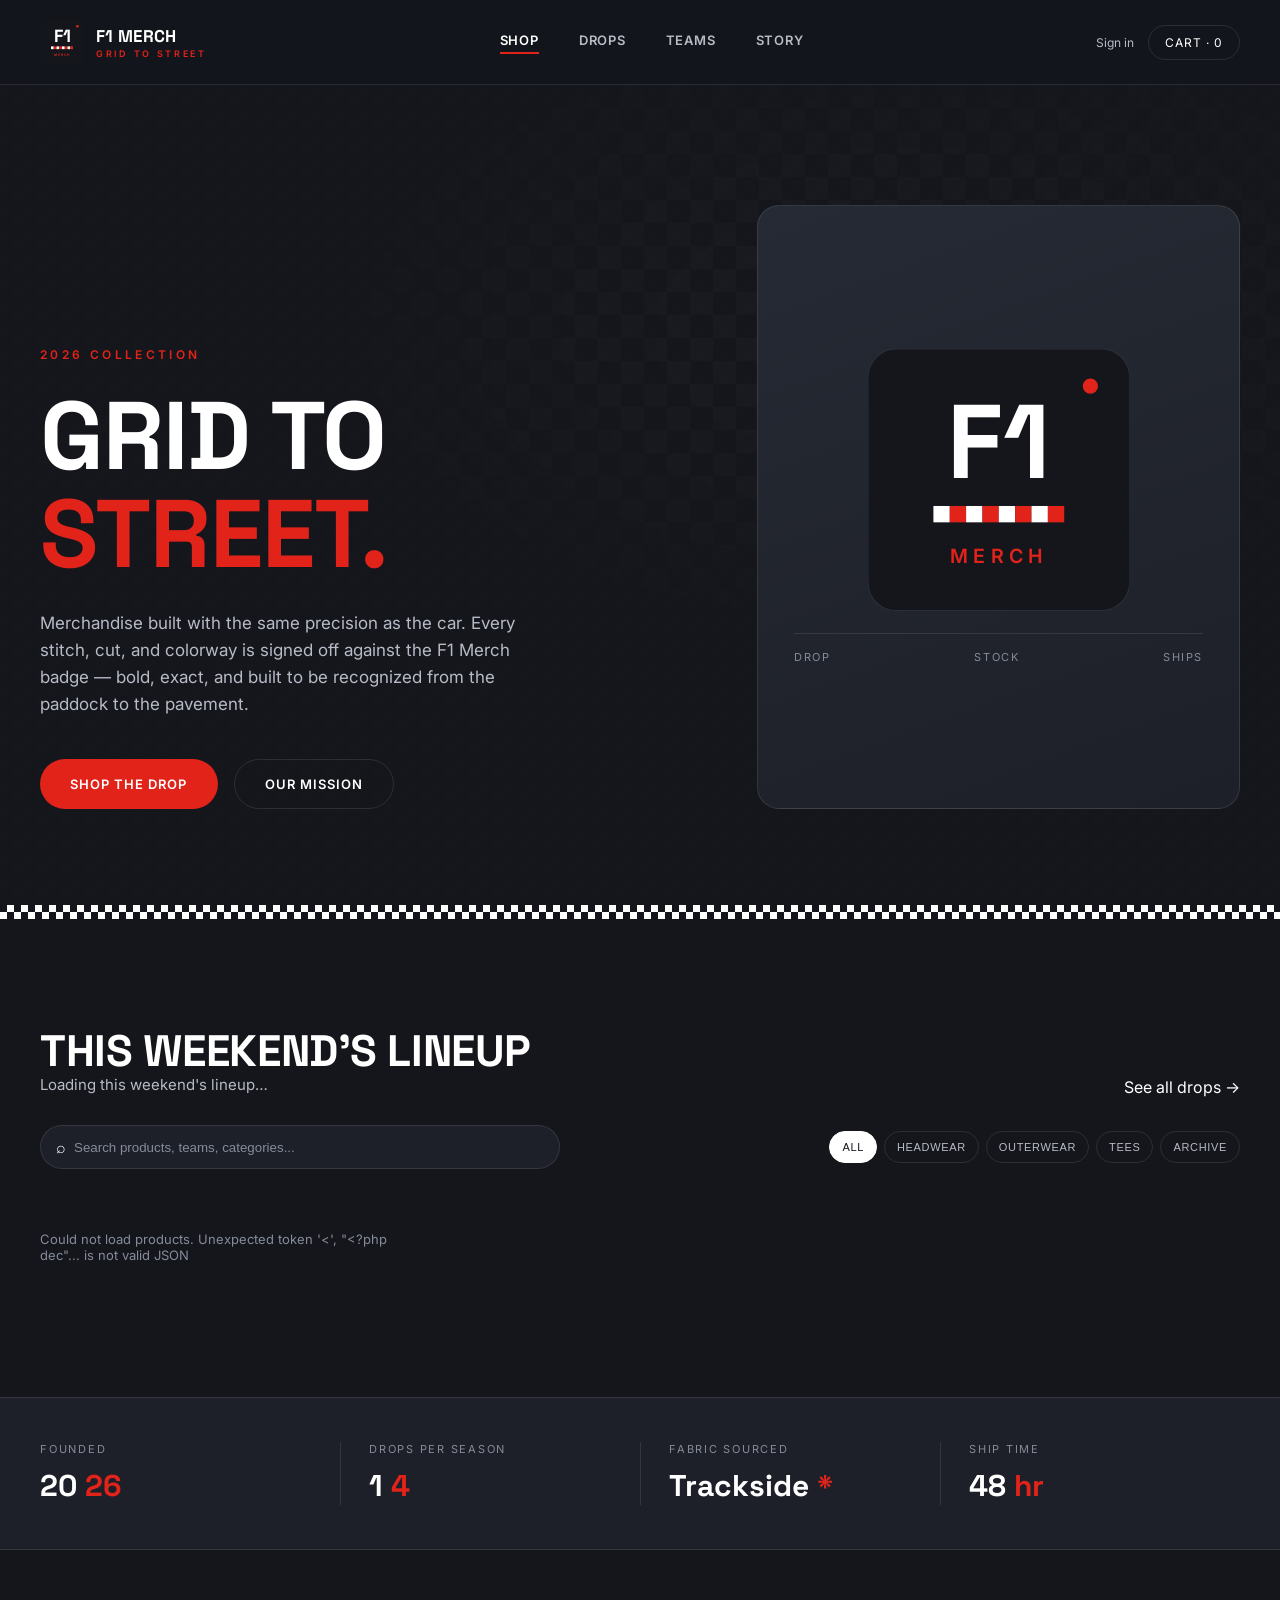
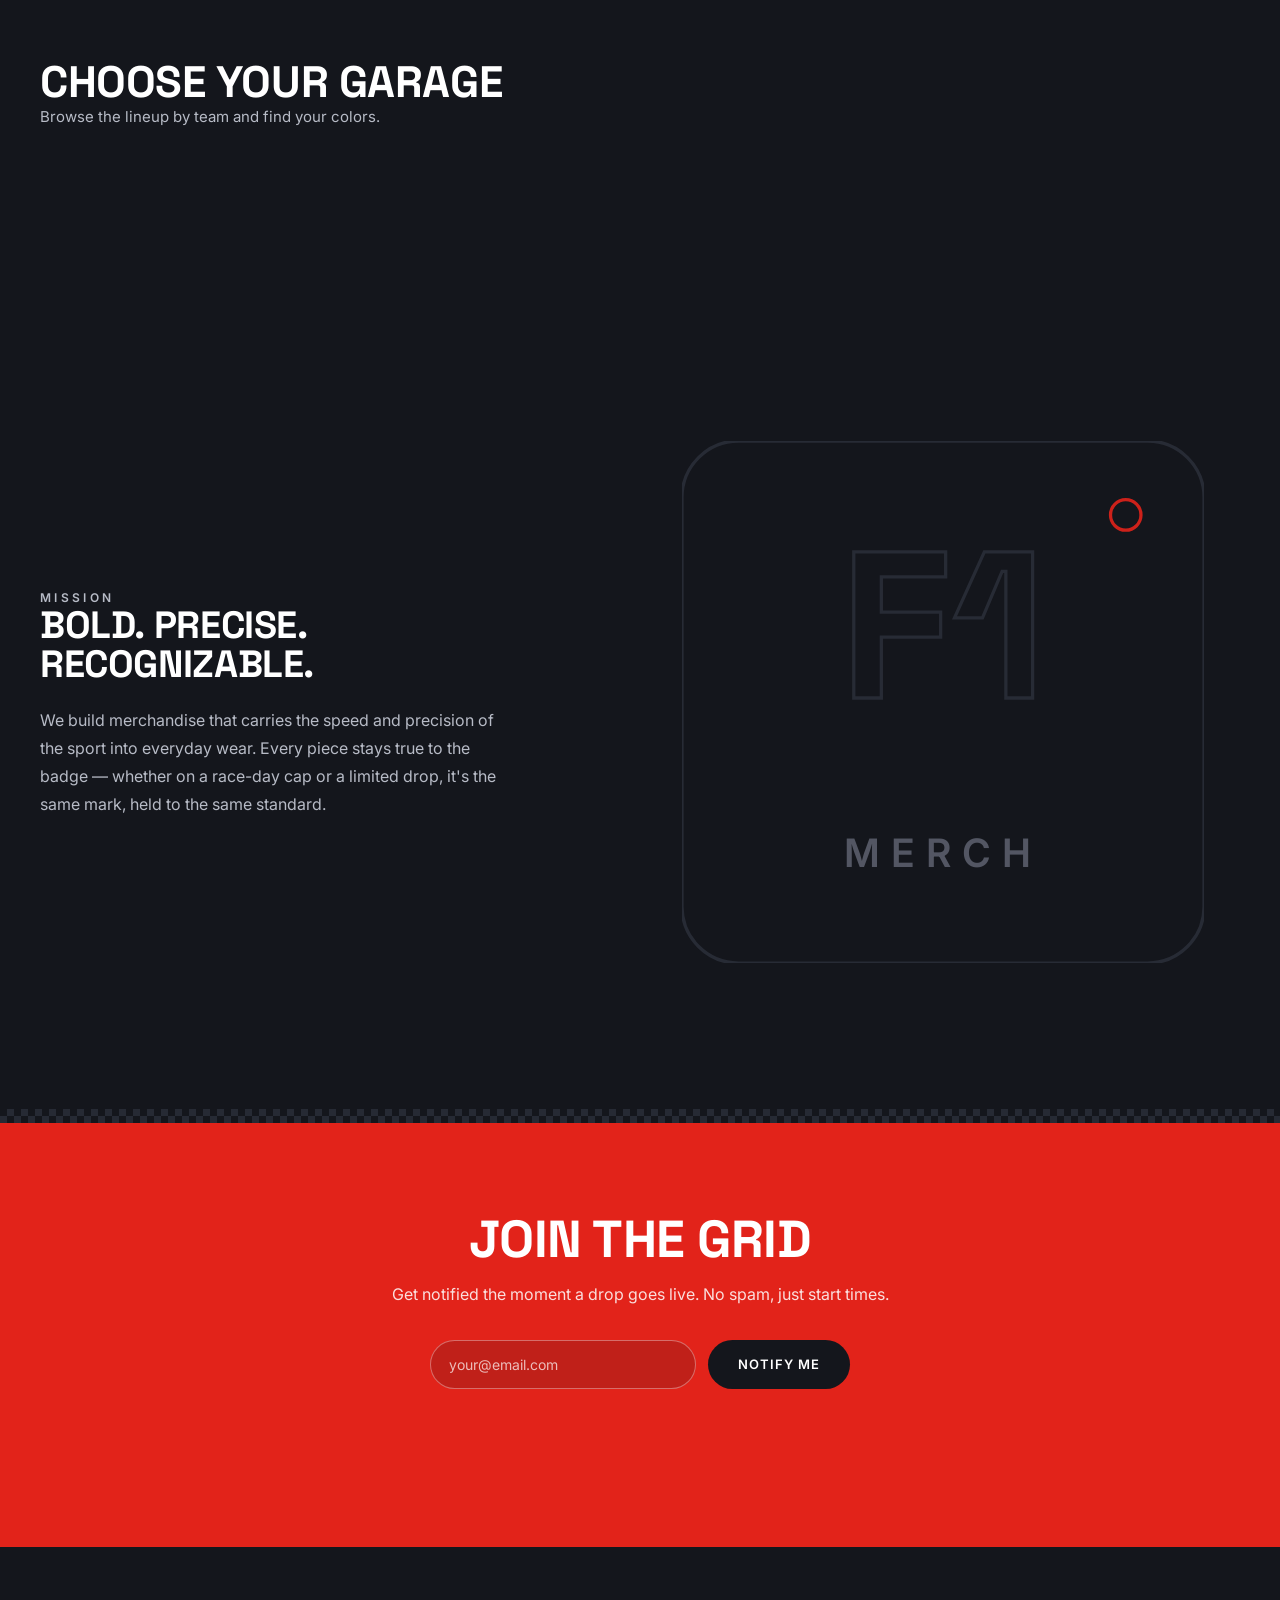
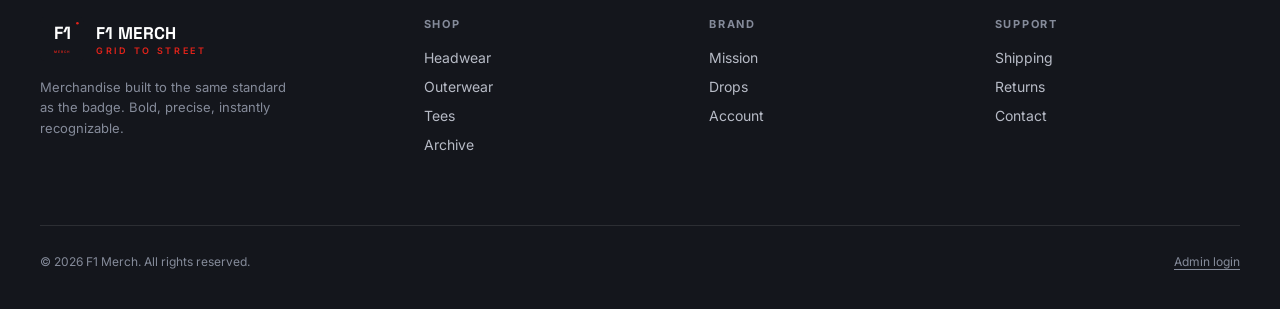
<file: index.html>
<!DOCTYPE html>
<html lang="en">
  <head>
    <meta charset="utf-8"/>
    <meta content="width=device-width,initial-scale=1.0" name="viewport"/>
    <title>
      F1 MERCH &mdash; Grid to Street
    </title>
    <link href="https://fonts.googleapis.com" rel="preconnect"/>
    <link href="https://fonts.googleapis.com/css2?family=Space+Grotesk:wght@400;500;600;700&amp;family=Inter:wght@400;500;600;700&amp;family=Space+Mono:wght@400;700&amp;display=swap" rel="stylesheet"/>
    <link href="styles.css" rel="stylesheet"/>
  </head>
  <body>
    <header>
      <nav class="wrap subnav">
        <a class="brand" href="index.html">
          <svg class="brand-badge" viewbox="0 0 240 240" xmlns="http://www.w3.org/2000/svg">
            <rect fill="#14161C" height="240" rx="26" width="240">
            </rect>
            <circle cx="204" cy="34" fill="#E2231A" r="7">
            </circle>
            <text fill="#fff" font-family="Space Grotesk" font-size="96" font-weight="700" text-anchor="middle" x="120" y="118">
              F1
            </text>
            <rect fill="#fff" height="15" width="15" x="60" y="144">
            </rect>
            <rect fill="#E2231A" height="15" width="15" x="75" y="144">
            </rect>
            <rect fill="#fff" height="15" width="15" x="90" y="144">
            </rect>
            <rect fill="#E2231A" height="15" width="15" x="105" y="144">
            </rect>
            <rect fill="#fff" height="15" width="15" x="120" y="144">
            </rect>
            <rect fill="#E2231A" height="15" width="15" x="135" y="144">
            </rect>
            <rect fill="#fff" height="15" width="15" x="150" y="144">
            </rect>
            <rect fill="#E2231A" height="15" width="15" x="165" y="144">
            </rect>
            <text fill="#E2231A" font-family="Inter" font-size="18" font-weight="600" letter-spacing="5" text-anchor="middle" x="120" y="196">
              MERCH
            </text>
          </svg>
          <span class="brand-copy">
            <strong>
              F1 MERCH
            </strong>
            <small>
              GRID TO STREET
            </small>
          </span>
        </a>
        <button aria-expanded="false" class="mobile-menu" id="menuBtn">
          ☰
        </button>
        <div class="nav-links" id="navLinks">
          <a class="active" href="#lineup">
            Shop
          </a>
          <a href="drops.html">
            Drops
          </a>
          <a href="#teams">
            Teams
          </a>
          <a href="#story">
            Story
          </a>
        </div>
        <div class="nav-actions">
          <a href="login.html" id="accountLink">
            Sign in
          </a>
          <a class="nav-cart-link" href="cart.html">
            Cart &middot;
            <span id="cartCount">
              0
            </span>
          </a>
        </div>
      </nav>
    </header>
    <section class="hero">
      <div class="wrap hero-grid">
        <div>
          <div class="hero-eyebrow">
            <span class="eyebrow">
              2026 Collection
            </span>
          </div>
          <h1>
            Grid to
            <br/>
            <em>
              Street.
            </em>
          </h1>
          <p class="lede">
            Merchandise built with the same precision as the car. Every stitch, cut, and colorway is signed off against the F1 Merch badge &mdash; bold, exact, and built to be recognized from the paddock to the pavement.
          </p>
          <div class="hero-ctas">
            <a class="btn btn-primary" href="#lineup">
              Shop the drop
            </a>
            <a class="btn btn-ghost" href="#story">
              Our mission
            </a>
          </div>
        </div>
        <div class="hero-panel">
          <svg class="badge-huge" viewbox="0 0 240 240" xmlns="http://www.w3.org/2000/svg">
            <rect fill="#14161C" height="240" rx="26" stroke="#2A2E38" width="240">
            </rect>
            <circle cx="204" cy="34" fill="#E2231A" r="7">
            </circle>
            <text fill="#fff" font-family="Space Grotesk" font-size="96" font-weight="700" text-anchor="middle" x="120" y="118">
              F1
            </text>
            <rect fill="#fff" height="15" width="15" x="60" y="144">
            </rect>
            <rect fill="#E2231A" height="15" width="15" x="75" y="144">
            </rect>
            <rect fill="#fff" height="15" width="15" x="90" y="144">
            </rect>
            <rect fill="#E2231A" height="15" width="15" x="105" y="144">
            </rect>
            <rect fill="#fff" height="15" width="15" x="120" y="144">
            </rect>
            <rect fill="#E2231A" height="15" width="15" x="135" y="144">
            </rect>
            <rect fill="#fff" height="15" width="15" x="150" y="144">
            </rect>
            <rect fill="#E2231A" height="15" width="15" x="165" y="144">
            </rect>
            <text fill="#E2231A" font-family="Inter" font-size="18" font-weight="600" letter-spacing="5" text-anchor="middle" x="120" y="196">
              MERCH
            </text>
          </svg>
          <div class="readout">
            <span class="k">
              Drop
            </span>
            <span class="k">
              Stock
            </span>
            <span class="k">
              Ships
            </span>
          </div>
        </div>
      </div>
    </section>
    <div class="checker-bar">
    </div>
    <section id="lineup">
      <div class="wrap">
        <div class="section-head">
          <div>
            <h2>
              This weekend's lineup
            </h2>
            <p id="lineupSubhead">
              Loading this weekend's lineup&hellip;
            </p>
          </div>
          <a class="text-link" href="drops.html">
            See all drops &rarr;
          </a>
        </div>
        <div class="lineup-tools">
          <div class="lineup-search">
            &telrec;
            <input id="searchInput" placeholder="Search products, teams, categories..."/>
          </div>
          <div class="lineup-filters" id="categoryFilters">
            <button class="lineup-filter active" data-category="all">
              All
            </button>
            <button class="lineup-filter" data-category="headwear">
              Headwear
            </button>
            <button class="lineup-filter" data-category="outerwear">
              Outerwear
            </button>
            <button class="lineup-filter" data-category="tees">
              Tees
            </button>
            <button class="lineup-filter" data-category="archive">
              Archive
            </button>
          </div>
        </div>
        <div class="lineup" id="lineupGrid">
        </div>
      </div>
    </section>
    <div class="telemetry">
      <div class="wrap">
        <div class="cell">
          <div class="k">
            Founded
          </div>
          <div class="v">
            20
            <span>
              26
            </span>
          </div>
        </div>
        <div class="cell">
          <div class="k">
            Drops per season
          </div>
          <div class="v">
            1
            <span>
              4
            </span>
          </div>
        </div>
        <div class="cell">
          <div class="k">
            Fabric sourced
          </div>
          <div class="v">
            Trackside
            <span>
              *
            </span>
          </div>
        </div>
        <div class="cell">
          <div class="k">
            Ship time
          </div>
          <div class="v">
            48
            <span>
              hr
            </span>
          </div>
        </div>
      </div>
    </div>
    <section id="teams">
      <div class="wrap">
        <div class="section-head">
          <div>
            <h2>
              Choose your garage
            </h2>
            <p>
              Browse the lineup by team and find your colors.
            </p>
          </div>
        </div>
        <div class="team-rail" id="teamGrid">
        </div>
      </div>
    </section>
    <section id="story">
      <div class="wrap story">
        <div class="story-copy">
          <span class="eyebrow mute">
            Mission
          </span>
          <h2>
            Bold. Precise.
            <br/>
            Recognizable.
          </h2>
          <p>
            We build merchandise that carries the speed and precision of the sport into everyday wear. Every piece stays true to the badge &mdash; whether on a race-day cap or a limited drop, it's the same mark, held to the same standard.
          </p>
        </div>
        <div class="story-visual">
          <svg viewbox="0 0 240 240" xmlns="http://www.w3.org/2000/svg">
            <rect fill="none" height="240" rx="26" stroke="#2A2E38" stroke-width="1.5" width="240">
            </rect>
            <text fill="none" font-family="Space Grotesk" font-size="96" font-weight="700" stroke="#2A2E38" stroke-width="1.5" text-anchor="middle" x="120" y="118">
              F1
            </text>
            <circle cx="204" cy="34" fill="none" r="7" stroke="#E2231A" stroke-width="1.5">
            </circle>
            <text fill="#5A5E6B" font-family="Inter" font-size="18" font-weight="600" letter-spacing="5" text-anchor="middle" x="120" y="196">
              MERCH
            </text>
          </svg>
        </div>
      </div>
    </section>
    <div class="checker-bar dim">
    </div>
    <section class="cta-band" id="join">
      <div class="wrap">
        <h2>
          Join the grid
        </h2>
        <p>
          Get notified the moment a drop goes live. No spam, just start times.
        </p>
        <form class="signup" id="signupForm">
          <input id="signupEmail" placeholder="your@email.com" required="" type="email"/>
          <button class="btn btn-primary" type="submit">
            Notify me
          </button>
        </form>
        <p class="signup-msg" id="signupMsg">
        </p>
      </div>
    </section>
    <footer id="typography">
      <div class="wrap">
        <div class="foot-grid">
          <div class="foot-brand">
            <div class="brand">
              <svg class="brand-badge" viewbox="0 0 240 240">
                <rect fill="#14161C" height="240" rx="26" width="240">
                </rect>
                <circle cx="204" cy="34" fill="#E2231A" r="7">
                </circle>
                <text fill="#fff" font-family="Space Grotesk" font-size="96" font-weight="700" text-anchor="middle" x="120" y="118">
                  F1
                </text>
                <text fill="#E2231A" font-family="Inter" font-size="18" font-weight="600" letter-spacing="5" text-anchor="middle" x="120" y="196">
                  MERCH
                </text>
              </svg>
              <span class="brand-copy">
                <strong>
                  F1 MERCH
                </strong>
                <small>
                  GRID TO STREET
                </small>
              </span>
            </div>
            <p>
              Merchandise built to the same standard as the badge. Bold, precise, instantly recognizable.
            </p>
          </div>
          <div class="foot-col">
            <h4>
              Shop
            </h4>
            <a class="foot-link" data-filter="headwear" href="#lineup">
              Headwear
            </a>
            <a class="foot-link" data-filter="outerwear" href="#lineup">
              Outerwear
            </a>
            <a class="foot-link" data-filter="tees" href="#lineup">
              Tees
            </a>
            <a class="foot-link" data-filter="archive" href="#lineup">
              Archive
            </a>
          </div>
          <div class="foot-col">
            <h4>
              Brand
            </h4>
            <a href="#story">
              Mission
            </a>
            <a href="drops.html">
              Drops
            </a>
            <a href="account.html">
              Account
            </a>
          </div>
          <div class="foot-col">
            <h4>
              Support
            </h4>
            <a class="foot-link" data-modal="shipping" href="#">
              Shipping
            </a>
            <a class="foot-link" data-modal="returns" href="#">
              Returns
            </a>
            <a class="foot-link" data-modal="contact" href="#">
              Contact
            </a>
          </div>
        </div>
        <div class="foot-bottom">
          <span>
            &copy; 2026 F1 Merch. All rights reserved.
          </span>
          <a class="admin-link" href="admin-login.html">
            Admin login
          </a>
        </div>
      </div>
    </footer>
    <div class="modal-overlay" hidden="" id="modalOverlay">
      <div aria-modal="true" class="modal" role="dialog">
        <button class="modal-close" id="modalClose">
          &times;
        </button>
        <h3 id="modalTitle">
        </h3>
        <div id="modalBody">
        </div>
      </div>
    </div>
    <script src="auth-client.js?v=27">
    </script>
    <script src="auth-nav.js?v=1">
    </script>
    <script src="products-data.js?v=27">
    </script>
    <script src="script.js?v=19">
    </script>
  </body>
</html>
</file>
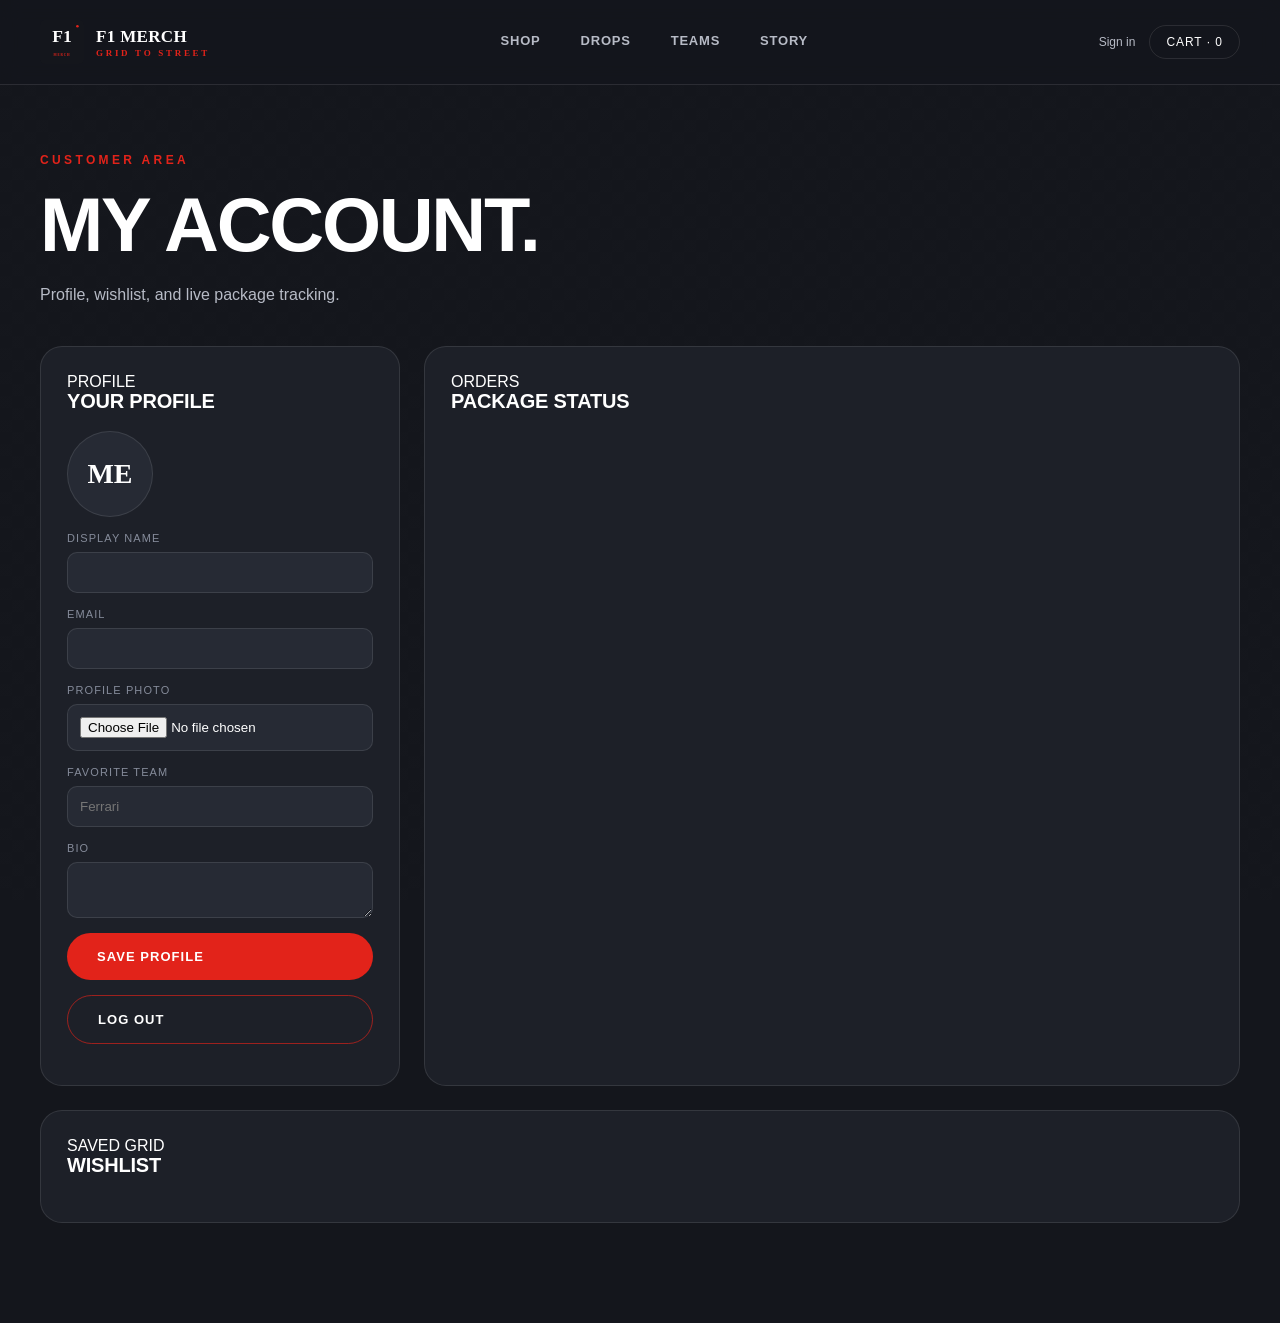
<file: account.html>
<!DOCTYPE html>
<html>
  <head>
    <meta charset="utf-8"/>
    <meta content="width=device-width,initial-scale=1" name="viewport"/>
    <title>
      Account &mdash; F1 Merch
    </title>
    <link href="styles.css" rel="stylesheet"/>
  </head>
  <body>
    <header>
      <nav class="wrap subnav">
        <a class="brand" href="index.html">
          <svg class="brand-badge" viewbox="0 0 240 240" xmlns="http://www.w3.org/2000/svg">
            <rect fill="#14161C" height="240" rx="26" width="240">
            </rect>
            <circle cx="204" cy="34" fill="#E2231A" r="7">
            </circle>
            <text fill="#fff" font-family="Space Grotesk" font-size="96" font-weight="700" text-anchor="middle" x="120" y="118">
              F1
            </text>
            <text fill="#E2231A" font-family="Inter" font-size="18" font-weight="600" letter-spacing="5" text-anchor="middle" x="120" y="196">
              MERCH
            </text>
          </svg>
          <span class="brand-copy">
            <strong>
              F1 MERCH
            </strong>
            <small>
              GRID TO STREET
            </small>
          </span>
        </a>
        <button aria-expanded="false" class="mobile-menu" id="menuBtn">
          ☰
        </button>
        <div class="nav-links" id="navLinks">
          <a class="" href="index.html#lineup">
            Shop
          </a>
          <a class="" href="drops.html">
            Drops
          </a>
          <a class="" href="index.html#teams">
            Teams
          </a>
          <a class="" href="index.html#story">
            Story
          </a>
        </div>
        <div class="nav-actions">
          <a href="login.html" id="accountLink">
            Sign in
          </a>
          <a class="nav-cart-link" href="cart.html">
            Cart &middot;
            <span id="cartCount">
              0
            </span>
          </a>
        </div>
      </nav>
    </header>
    <main class="wrap account-main">
      <div class="page-title">
        <span class="eyebrow">
          CUSTOMER AREA
        </span>
        <h1>
          My account.
        </h1>
        <p>
          Profile, wishlist, and live package tracking.
        </p>
      </div>
      <div class="account-grid">
        <section class="account-card">
          <span class="section-kicker">
            PROFILE
          </span>
          <h2 id="profileHeading">
            Your profile
          </h2>
          <div class="profile-avatar" id="avatarPreview">
            ME
          </div>
          <form class="account-form" id="profileForm">
            <label>
              Display name
              <input id="name" required=""/>
            </label>
            <label>
              Email
              <input id="email" readonly=""/>
            </label>
            <label>
              Profile photo
              <input accept="image/jpeg,image/png,image/webp" id="avatarInput" type="file"/>
            </label>
            <label>
              Favorite team
              <input id="favoriteTeam" placeholder="Ferrari"/>
            </label>
            <label>
              Bio
              <textarea id="bio" maxlength="240"></textarea>
            </label>
            <button class="btn btn-primary" type="submit">
              Save profile
            </button>
            <button class="btn btn-logout" id="logoutBtn" type="button">
              LOG OUT
            </button>
            <p id="profileMessage">
            </p>
          </form>
        </section>
        <section class="account-card">
          <div class="orders-title">
            <div>
              <span class="section-kicker">
                ORDERS
              </span>
              <h2>
                Package status
              </h2>
            </div>
            <span id="orderCount">
            </span>
          </div>
          <div class="orders-list" id="ordersList">
          </div>
        </section>
      </div>
      <section class="account-card wishlist-card">
        <div class="orders-title">
          <div>
            <span class="section-kicker">
              SAVED GRID
            </span>
            <h2>
              Wishlist
            </h2>
          </div>
        </div>
        <div class="product-grid compact" id="wishlistGrid">
        </div>
      </section>
    </main>
    <script src="auth-client.js">
    </script>
    <script src="auth-nav.js?v=1">
    </script>
    <script src="products-data.js">
    </script>
    <script src="account.js?v=27">
    </script>
  </body>
</html>
</file>
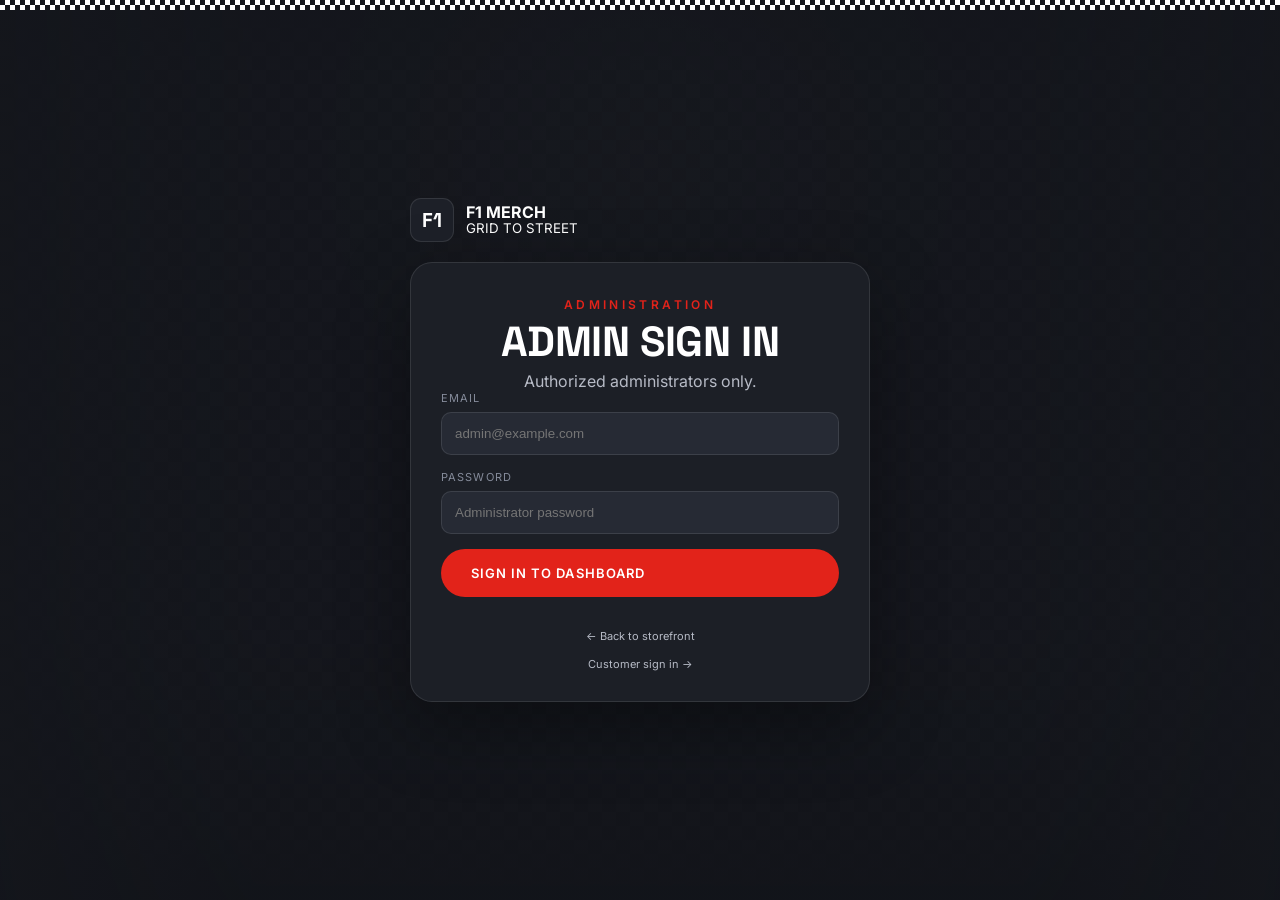
<file: admin-login.html>
<!DOCTYPE html>
<html lang="en">
  <head>
    <meta charset="utf-8"/>
    <meta content="width=device-width, initial-scale=1.0" name="viewport"/>
    <title>
      Admin Login &mdash; F1 Merch
    </title>
    <link href="https://fonts.googleapis.com" rel="preconnect"/>
    <link href="https://fonts.googleapis.com/css2?family=Space+Grotesk:wght@400;500;600;700&amp;family=Inter:wght@400;500;600;700&amp;family=Space+Mono:wght@400;700&amp;display=swap" rel="stylesheet"/>
    <link href="styles.css" rel="stylesheet"/>
  </head>
  <body class="auth-page admin-auth-page">
    <div class="checker-bar">
    </div>
    <main class="auth-shell">
      <a class="auth-brand" href="index.html">
        <span class="auth-badge">
          F1
        </span>
        <span>
          <strong>
            F1 MERCH
          </strong>
          <small>
            GRID TO STREET
          </small>
        </span>
      </a>
      <section class="auth-card admin-auth-card">
        <div class="auth-head">
          <span class="eyebrow">
            Administration
          </span>
          <h1>
            Admin Sign In
          </h1>
          <p>
            Authorized administrators only.
          </p>
        </div>
        <form class="auth-form" id="adminLoginForm">
          <label>
            Email
            <input autocomplete="username" id="adminEmail" placeholder="admin@example.com" required="" type="email"/>
          </label>
          <label>
            Password
            <input autocomplete="current-password" id="adminPassword" placeholder="Administrator password" required="" type="password"/>
          </label>
          <button class="btn btn-primary auth-submit" type="submit">
            Sign in to dashboard
          </button>
        </form>
        <p aria-live="polite" class="auth-message" id="adminAuthMessage">
        </p>
        <a class="auth-back" href="index.html">
          &larr; Back to storefront
        </a>
        <a class="auth-customer-link" href="login.html">
          Customer sign in &rarr;
        </a>
      </section>
    </main>
    <script src="auth-client.js?v=11">
    </script>
    <script src="admin-login.js?v=11">
    </script>
  </body>
</html>
</file>
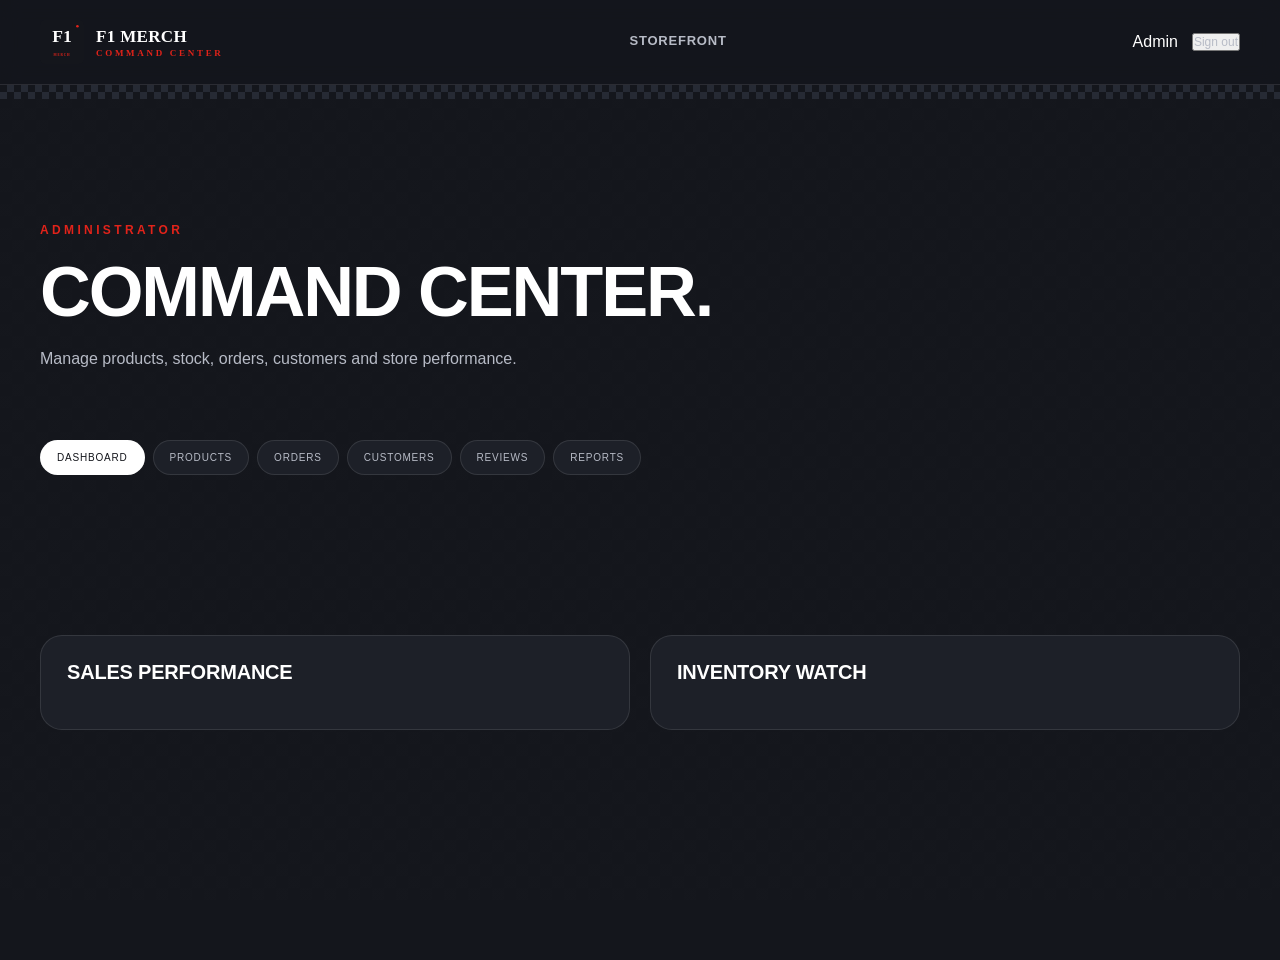
<file: admin.html>
<!DOCTYPE html>
<html>
  <head>
    <meta charset="utf-8"/>
    <meta content="width=device-width,initial-scale=1" name="viewport"/>
    <title>
      Admin Command &mdash; F1 Merch
    </title>
    <link href="styles.css?v=20" rel="stylesheet"/>
  </head>
  <body class="admin-page">
    <header>
      <nav class="wrap subnav">
        <a class="brand" href="index.html">
          <svg class="brand-badge" viewbox="0 0 240 240" xmlns="http://www.w3.org/2000/svg">
            <rect fill="#14161C" height="240" rx="26" width="240">
            </rect>
            <circle cx="204" cy="34" fill="#E2231A" r="7">
            </circle>
            <text fill="#fff" font-family="Space Grotesk" font-size="96" font-weight="700" text-anchor="middle" x="120" y="118">
              F1
            </text>
            <text fill="#E2231A" font-family="Inter" font-size="18" font-weight="600" letter-spacing="5" text-anchor="middle" x="120" y="196">
              MERCH
            </text>
          </svg>
          <span class="brand-copy">
            <strong>
              F1 MERCH
            </strong>
            <small>
              COMMAND CENTER
            </small>
          </span>
        </a>
        <div class="nav-links" style="display:flex">
          <a href="index.html">
            Storefront
          </a>
        </div>
        <div class="nav-actions">
          <span class="nav-admin-name" id="adminName">
            Admin
          </span>
          <button class="text-button" id="adminLogout">
            Sign out
          </button>
        </div>
      </nav>
    </header>
    <div class="checker-bar dim">
    </div>
    <main class="wrap admin-main">
      <div class="page-title">
        <span class="eyebrow">
          ADMINISTRATOR
        </span>
        <h1>
          Command center.
        </h1>
        <p>
          Manage products, stock, orders, customers and store performance.
        </p>
      </div>
      <div class="admin-tabs">
        <button class="active" data-tab="dashboard">
          Dashboard
        </button>
        <button data-tab="products">
          Products
        </button>
        <button data-tab="orders">
          Orders
        </button>
        <button data-tab="customers">
          Customers
        </button>
        <button data-tab="reviews">
          Reviews
        </button>
        <button data-tab="reports">
          Reports
        </button>
      </div>
      <section class="admin-tab" id="dashboardTab">
        <div class="stats-grid" id="statGrid">
        </div>
        <div class="admin-two">
          <section class="admin-card">
            <h2>
              Sales performance
            </h2>
            <div class="sales-chart" id="salesChart">
            </div>
          </section>
          <section class="admin-card">
            <h2>
              Inventory watch
            </h2>
            <div id="inventoryWatch">
            </div>
          </section>
        </div>
      </section>
      <section class="admin-tab" hidden="" id="productsTab">
        <div class="admin-two">
          <section class="admin-card">
            <h2 id="formTitle">
              Add product
            </h2>
            <form class="account-form" id="productForm">
              <input id="productId" type="hidden"/>
              <label>
                Name
                <input id="fieldName" required=""/>
              </label>
              <label>
                Description
                <textarea id="fieldDesc" required=""></textarea>
              </label>
              <div class="form-grid">
                <label>
                  Price
                  <input id="fieldPrice" min="0" required="" step="0.01" type="number"/>
                </label>
                <label>
                  Stock
                  <input id="fieldStock" min="0" required="" type="number" value="25"/>
                </label>
                <label>
                  Category
                  <select id="fieldCategory">
                    <option>
                      headwear
                    </option>
                    <option>
                      outerwear
                    </option>
                    <option>
                      tees
                    </option>
                    <option>
                      archive
                    </option>
                  </select>
                </label>
                <label>
                  Team
                  <input id="fieldTeam" placeholder="Ferrari"/>
                </label>
                <label>
                  Sizes
                  <input id="fieldSizes" placeholder="S,M,L,XL"/>
                </label>
                <label>
                  Photo
                  <input accept="image/jpeg,image/png,image/webp" id="fieldImage" type="file"/>
                </label>
              </div>
              <label class="check-row">
                <input id="fieldLimited" type="checkbox"/>
                Limited edition
              </label>
              <label class="check-row">
                <input id="fieldFeatured" type="checkbox"/>
                Featured product
              </label>
              <div>
                <button class="btn btn-primary">
                  Save product
                </button>
                <button class="btn btn-ghost" id="cancelEdit" type="button">
                  Clear
                </button>
              </div>
              <p id="productMsg">
              </p>
            </form>
          </section>
          <section class="admin-card">
            <div class="admin-list-head">
              <h2>
                Catalog
              </h2>
              <button class="btn btn-ghost" id="resetProducts">
                Reset defaults
              </button>
            </div>
            <div id="productList">
            </div>
          </section>
        </div>
      </section>
      <section class="admin-tab" hidden="" id="ordersTab">
        <div class="admin-card">
          <div class="admin-list-head">
            <h2>
              All orders
            </h2>
            <button class="btn btn-ghost" id="refreshOrders">
              Refresh
            </button>
          </div>
          <div class="admin-filters">
            <input id="orderSearch" placeholder="Search order, customer or email..."/>
            <select id="orderStatus">
              <option value="all">
                All statuses
              </option>
              <option value="pending">
                Pending
              </option>
              <option value="processing">
                Processing
              </option>
              <option value="shipped">
                Shipped
              </option>
              <option value="out_for_delivery">
                Out for delivery
              </option>
              <option value="delivered">
                Delivered
              </option>
              <option value="cancelled">
                Cancelled
              </option>
            </select>
          </div>
          <div id="ordersAdminList">
          </div>
        </div>
      </section>
      <section class="admin-tab" hidden="" id="customersTab">
        <div class="admin-card">
          <div class="admin-list-head">
            <h2>
              Customer accounts
            </h2>
            <button class="btn btn-ghost" id="refreshCustomers">
              Refresh
            </button>
          </div>
          <div class="admin-filters">
            <input id="customerSearch" placeholder="Search name or email..."/>
            <select id="customerStatus">
              <option value="all">
                All customers
              </option>
              <option value="active">
                Active
              </option>
              <option value="banned">
                Banned
              </option>
            </select>
          </div>
          <div id="userList">
          </div>
        </div>
      </section>
      <section class="admin-tab" hidden="" id="reviewsTab">
        <div class="admin-card">
          <div class="admin-list-head">
            <h2>
              Review moderation
            </h2>
            <button class="btn btn-ghost" id="refreshReviews">
              Refresh
            </button>
          </div>
          <div class="admin-filters">
            <input id="reviewSearch" placeholder="Search customer, product or review..."/>
            <select id="reviewStatus">
              <option value="all">
                All reviews
              </option>
              <option value="visible">
                Visible
              </option>
              <option value="hidden">
                Hidden
              </option>
            </select>
          </div>
          <div id="reviewAdminList">
          </div>
        </div>
      </section>
      <section class="admin-tab" hidden="" id="reportsTab">
        <div class="admin-card">
          <div class="admin-list-head">
            <h2>
              Reports &amp; exports
            </h2>
            <div>
              <button class="btn btn-ghost" id="exportOrders">
                Export orders
              </button>
              <button class="btn btn-ghost" id="exportCustomers">
                Export customers
              </button>
              <button class="btn btn-ghost" id="exportProducts">
                Export products
              </button>
              <button class="btn btn-ghost" id="exportReviews">
                Export reviews
              </button>
            </div>
          </div>
          <div class="report-grid" id="reportSummary">
          </div>
        </div>
      </section>
    </main>
    <script src="auth-client.js">
    </script>
    <script src="products-data.js">
    </script>
    <script src="admin.js?v=27">
    </script>
  </body>
</html>
</file>
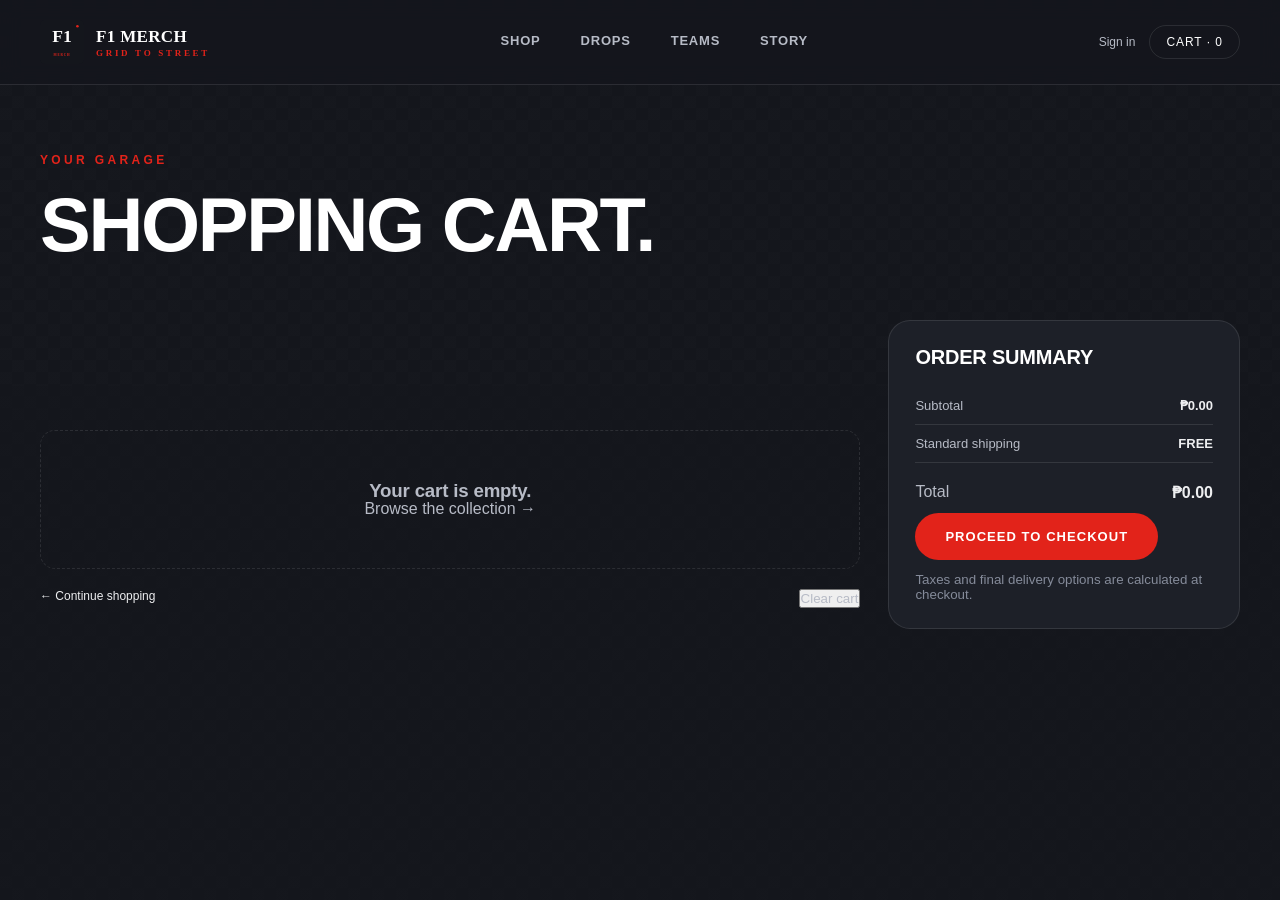
<file: cart.html>
<!DOCTYPE html>
<html>
  <head>
    <meta charset="utf-8"/>
    <meta content="width=device-width,initial-scale=1" name="viewport"/>
    <title>
      Cart &mdash; F1 Merch
    </title>
    <link href="styles.css" rel="stylesheet"/>
  </head>
  <body>
    <header>
      <nav class="wrap subnav">
        <a class="brand" href="index.html">
          <svg class="brand-badge" viewbox="0 0 240 240" xmlns="http://www.w3.org/2000/svg">
            <rect fill="#14161C" height="240" rx="26" width="240">
            </rect>
            <circle cx="204" cy="34" fill="#E2231A" r="7">
            </circle>
            <text fill="#fff" font-family="Space Grotesk" font-size="96" font-weight="700" text-anchor="middle" x="120" y="118">
              F1
            </text>
            <text fill="#E2231A" font-family="Inter" font-size="18" font-weight="600" letter-spacing="5" text-anchor="middle" x="120" y="196">
              MERCH
            </text>
          </svg>
          <span class="brand-copy">
            <strong>
              F1 MERCH
            </strong>
            <small>
              GRID TO STREET
            </small>
          </span>
        </a>
        <button aria-expanded="false" class="mobile-menu" id="menuBtn">
          ☰
        </button>
        <div class="nav-links" id="navLinks">
          <a class="" href="index.html#lineup">
            Shop
          </a>
          <a class="" href="drops.html">
            Drops
          </a>
          <a class="" href="index.html#teams">
            Teams
          </a>
          <a class="" href="index.html#story">
            Story
          </a>
        </div>
        <div class="nav-actions">
          <a href="login.html" id="accountLink">
            Sign in
          </a>
          <a class="nav-cart-link active" href="cart.html">
            Cart &middot;
            <span id="cartCount">
              0
            </span>
          </a>
        </div>
      </nav>
    </header>
    <main class="wrap cart-page">
      <div class="page-title">
        <span class="eyebrow">
          YOUR GARAGE
        </span>
        <h1>
          Shopping cart.
        </h1>
      </div>
      <div class="cart-layout">
        <section>
          <div id="cartItems">
          </div>
          <div class="cart-links">
            <a href="index.html#shop">
              &larr; Continue shopping
            </a>
            <button class="text-button" id="clearCart">
              Clear cart
            </button>
          </div>
        </section>
        <aside class="summary-card">
          <h2>
            Order summary
          </h2>
          <div>
            <span>
              Subtotal
            </span>
            <strong id="subtotal">
              ₱0.00
            </strong>
          </div>
          <div>
            <span>
              Standard shipping
            </span>
            <strong>
              FREE
            </strong>
          </div>
          <div class="summary-total">
            <span>
              Total
            </span>
            <strong id="total">
              ₱0.00
            </strong>
          </div>
          <button class="btn btn-primary full" id="checkoutBtn">
            Proceed to checkout
          </button>
          <small>
            Taxes and final delivery options are calculated at checkout.
          </small>
        </aside>
      </div>
    </main>
    <script src="auth-client.js">
    </script>
    <script src="auth-nav.js?v=1">
    </script>
    <script src="products-data.js">
    </script>
    <script src="cart.js?v=21">
    </script>
  </body>
</html>
</file>
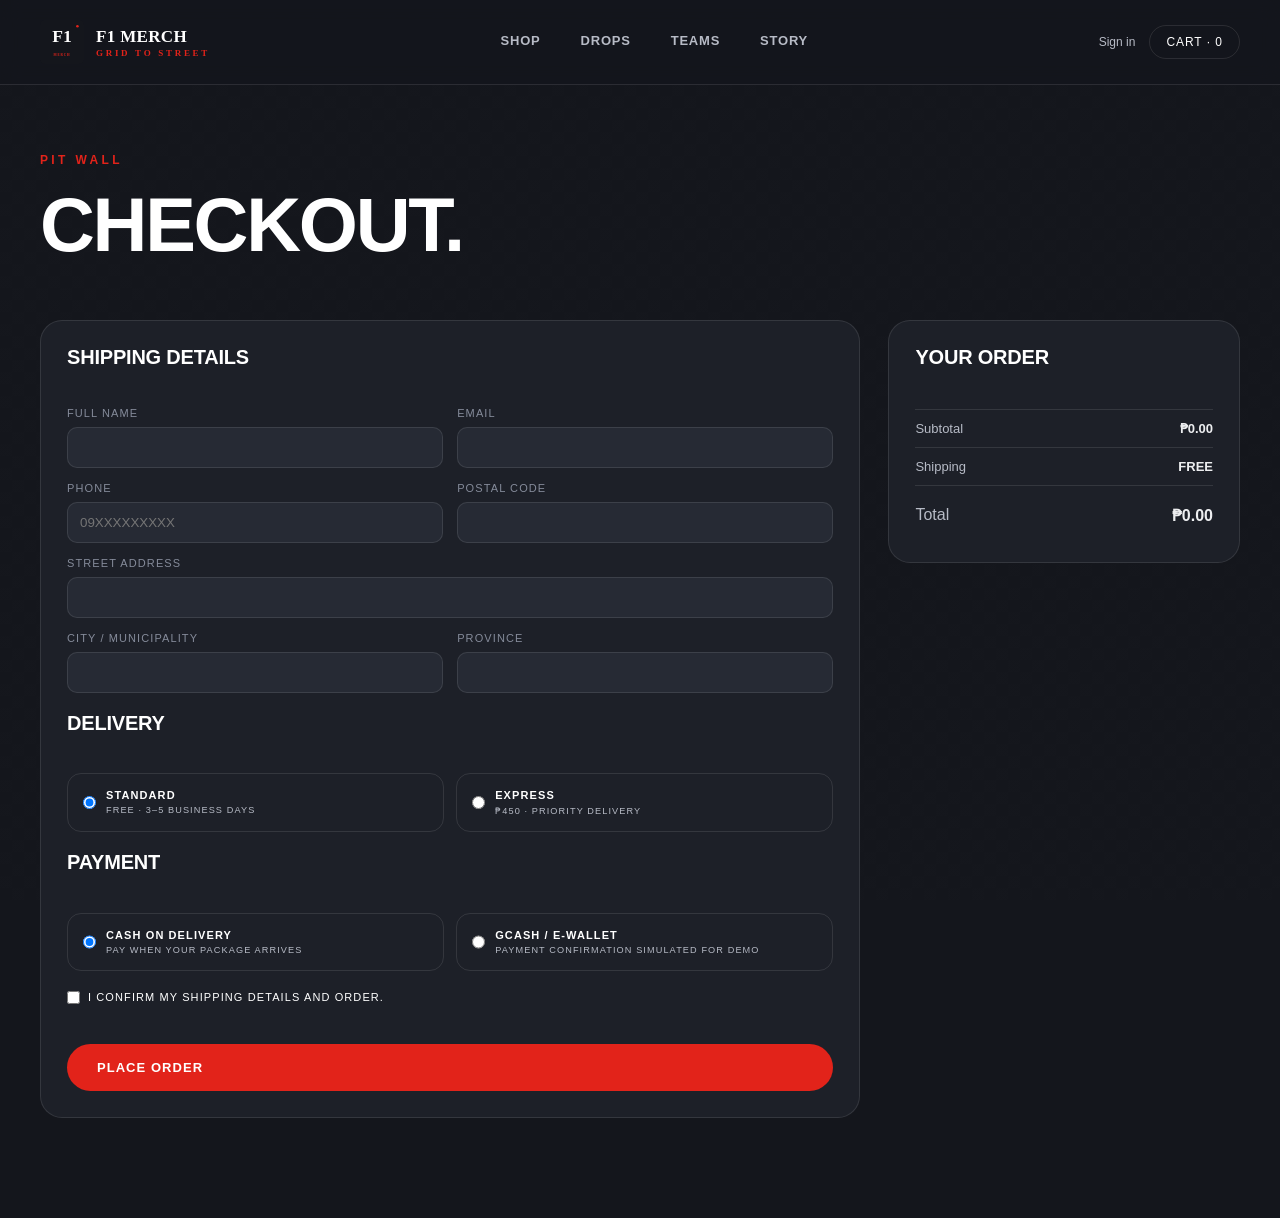
<file: checkout.html>
<!DOCTYPE html>
<html>
  <head>
    <meta charset="utf-8"/>
    <meta content="width=device-width,initial-scale=1" name="viewport"/>
    <title>
      Checkout &mdash; F1 Merch
    </title>
    <link href="styles.css" rel="stylesheet"/>
  </head>
  <body>
    <header>
      <nav class="wrap subnav">
        <a class="brand" href="index.html">
          <svg class="brand-badge" viewbox="0 0 240 240" xmlns="http://www.w3.org/2000/svg">
            <rect fill="#14161C" height="240" rx="26" width="240">
            </rect>
            <circle cx="204" cy="34" fill="#E2231A" r="7">
            </circle>
            <text fill="#fff" font-family="Space Grotesk" font-size="96" font-weight="700" text-anchor="middle" x="120" y="118">
              F1
            </text>
            <text fill="#E2231A" font-family="Inter" font-size="18" font-weight="600" letter-spacing="5" text-anchor="middle" x="120" y="196">
              MERCH
            </text>
          </svg>
          <span class="brand-copy">
            <strong>
              F1 MERCH
            </strong>
            <small>
              GRID TO STREET
            </small>
          </span>
        </a>
        <button aria-expanded="false" class="mobile-menu" id="menuBtn">
          ☰
        </button>
        <div class="nav-links" id="navLinks">
          <a class="" href="index.html#lineup">
            Shop
          </a>
          <a class="" href="drops.html">
            Drops
          </a>
          <a class="" href="index.html#teams">
            Teams
          </a>
          <a class="" href="index.html#story">
            Story
          </a>
        </div>
        <div class="nav-actions">
          <a href="login.html" id="accountLink">
            Sign in
          </a>
          <a class="nav-cart-link" href="cart.html">
            Cart &middot;
            <span id="cartCount">
              0
            </span>
          </a>
        </div>
      </nav>
    </header>
    <main class="wrap checkout-page">
      <div class="page-title">
        <span class="eyebrow">
          PIT WALL
        </span>
        <h1>
          Checkout.
        </h1>
      </div>
      <div class="checkout-layout">
        <form class="checkout-card" id="checkoutForm">
          <h2>
            Shipping details
          </h2>
          <div class="form-grid">
            <label>
              Full name
              <input id="fullName" name="full_name" required=""/>
            </label>
            <label>
              Email
              <input id="email" name="email" readonly=""/>
            </label>
            <label>
              Phone
              <input name="phone" placeholder="09XXXXXXXXX" required=""/>
            </label>
            <label>
              Postal code
              <input name="postal_code" required=""/>
            </label>
            <label class="wide">
              Street address
              <input name="address" required=""/>
            </label>
            <label>
              City / Municipality
              <input name="city" required=""/>
            </label>
            <label>
              Province
              <input name="province" required=""/>
            </label>
          </div>
          <h2>
            Delivery
          </h2>
          <div class="choice-grid">
            <label class="choice">
              <input checked="" name="shipping_method" type="radio" value="standard"/>
              <span>
                <b>
                  Standard
                </b>
                <small>
                  FREE &middot; 3&ndash;5 business days
                </small>
              </span>
            </label>
            <label class="choice">
              <input name="shipping_method" type="radio" value="express"/>
              <span>
                <b>
                  Express
                </b>
                <small>
                  ₱450 &middot; priority delivery
                </small>
              </span>
            </label>
          </div>
          <h2>
            Payment
          </h2>
          <div class="choice-grid">
            <label class="choice">
              <input checked="" name="payment_method" type="radio" value="cod"/>
              <span>
                <b>
                  Cash on Delivery
                </b>
                <small>
                  Pay when your package arrives
                </small>
              </span>
            </label>
            <label class="choice">
              <input name="payment_method" type="radio" value="gcash"/>
              <span>
                <b>
                  GCash / E-wallet
                </b>
                <small>
                  Payment confirmation simulated for demo
                </small>
              </span>
            </label>
          </div>
          <label class="check-row">
            <input id="terms" required="" type="checkbox"/>
            I confirm my shipping details and order.
          </label>
          <p class="form-message" id="checkoutMessage">
          </p>
          <button class="btn btn-primary full" id="placeOrderBtn">
            Place order
          </button>
        </form>
        <aside class="summary-card">
          <h2>
            Your order
          </h2>
          <div id="checkoutItems">
          </div>
          <div>
            <span>
              Subtotal
            </span>
            <strong id="checkoutSubtotal">
              ₱0.00
            </strong>
          </div>
          <div>
            <span>
              Shipping
            </span>
            <strong id="checkoutShipping">
              FREE
            </strong>
          </div>
          <div class="summary-total">
            <span>
              Total
            </span>
            <strong id="checkoutTotal">
              ₱0.00
            </strong>
          </div>
        </aside>
      </div>
    </main>
    <script src="auth-client.js">
    </script>
    <script src="auth-nav.js?v=1">
    </script>
    <script src="products-data.js">
    </script>
    <script src="checkout.js?v=27">
    </script>
  </body>
</html>
</file>
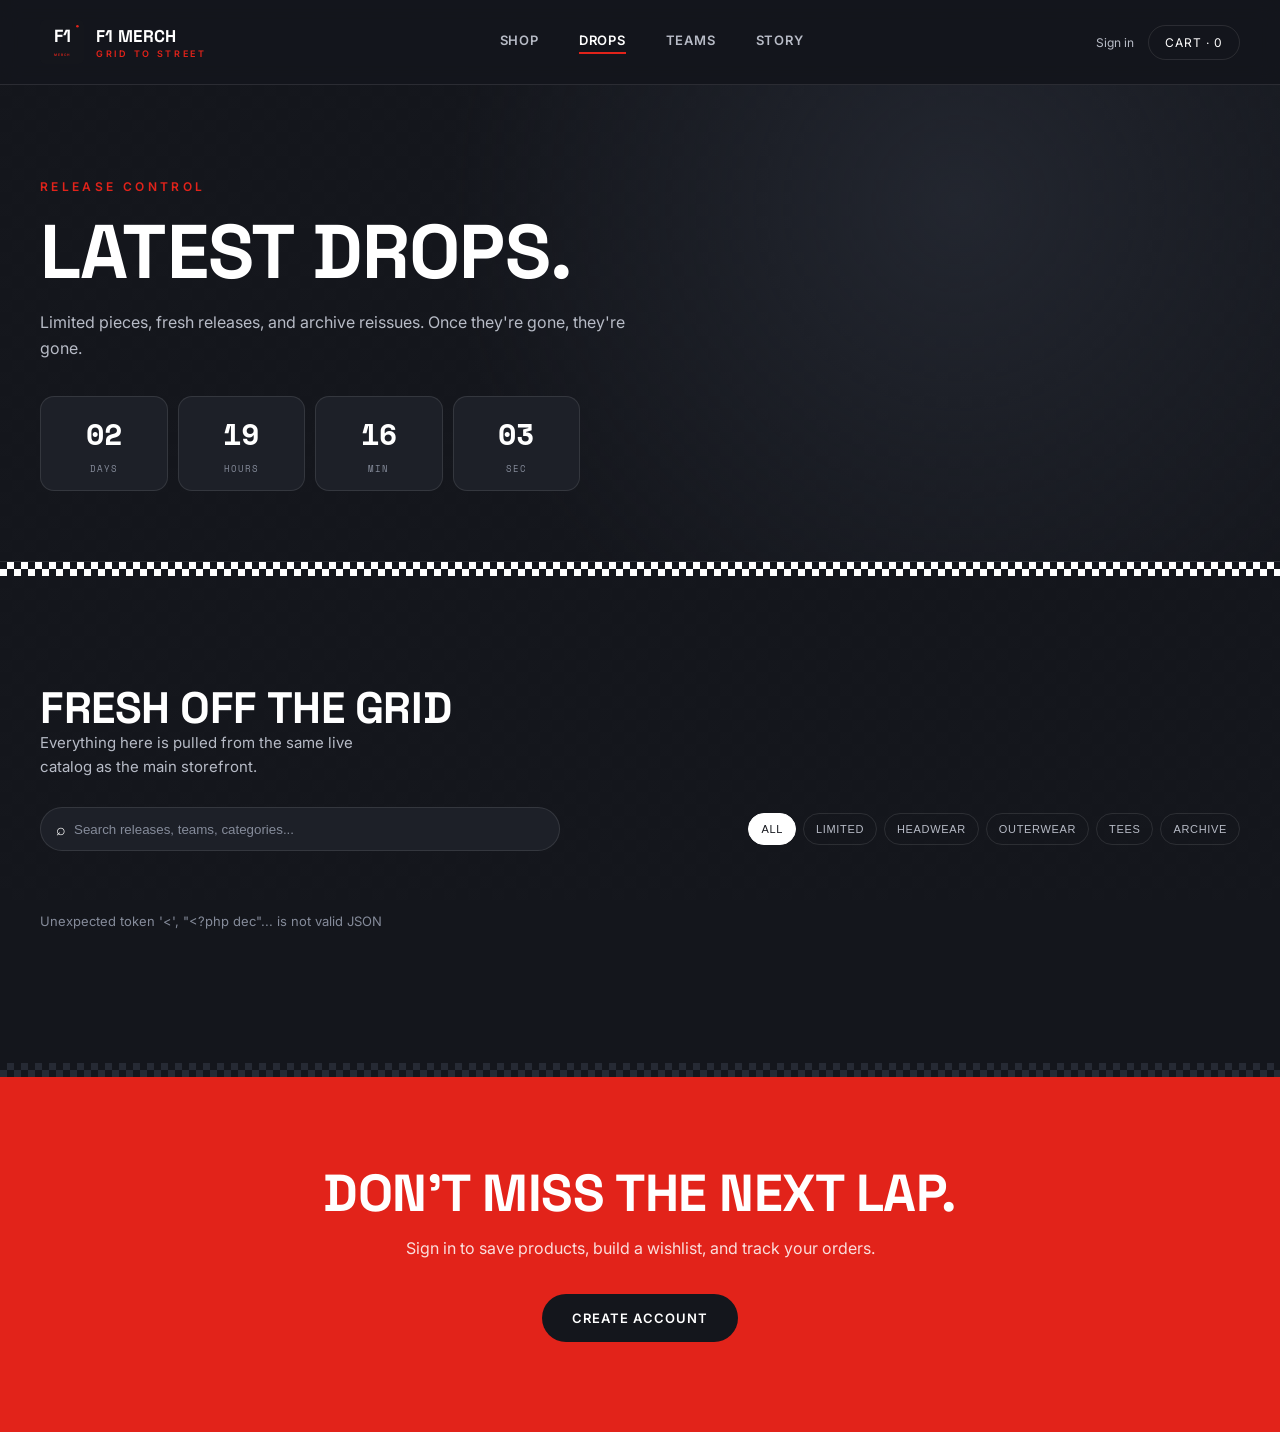
<file: drops.html>
<!DOCTYPE html>
<html lang="en">
  <head>
    <meta charset="utf-8"/>
    <meta content="width=device-width,initial-scale=1.0" name="viewport"/>
    <title>
      Drops &mdash; F1 Merch
    </title>
    <link href="https://fonts.googleapis.com" rel="preconnect"/>
    <link href="https://fonts.googleapis.com/css2?family=Space+Grotesk:wght@400;500;600;700&amp;family=Inter:wght@400;500;600;700&amp;family=Space+Mono:wght@400;700&amp;display=swap" rel="stylesheet"/>
    <link href="styles.css" rel="stylesheet"/>
  </head>
  <body>
    <header>
      <nav class="wrap subnav">
        <a class="brand" href="index.html">
          <svg class="brand-badge" viewbox="0 0 240 240">
            <rect fill="#14161C" height="240" rx="26" width="240">
            </rect>
            <circle cx="204" cy="34" fill="#E2231A" r="7">
            </circle>
            <text fill="#fff" font-family="Space Grotesk" font-size="96" font-weight="700" text-anchor="middle" x="120" y="118">
              F1
            </text>
            <text fill="#E2231A" font-family="Inter" font-size="18" font-weight="600" letter-spacing="5" text-anchor="middle" x="120" y="196">
              MERCH
            </text>
          </svg>
          <span class="brand-copy">
            <strong>
              F1 MERCH
            </strong>
            <small>
              GRID TO STREET
            </small>
          </span>
        </a>
        <button class="mobile-menu" id="menuBtn">
          ☰
        </button>
        <div class="nav-links" id="navLinks">
          <a href="index.html#lineup">
            Shop
          </a>
          <a class="active" href="drops.html">
            Drops
          </a>
          <a href="index.html#teams">
            Teams
          </a>
          <a href="index.html#story">
            Story
          </a>
        </div>
        <div class="nav-actions">
          <a href="login.html" id="accountLink">
            Sign in
          </a>
          <a class="nav-cart-link" href="cart.html">
            Cart &middot;
            <span id="cartCount">
              0
            </span>
          </a>
        </div>
      </nav>
    </header>
    <section class="page-hero">
      <div class="wrap">
        <span class="eyebrow">
          RELEASE CONTROL
        </span>
        <h1>
          Latest drops.
        </h1>
        <p>
          Limited pieces, fresh releases, and archive reissues. Once they're gone, they're gone.
        </p>
        <div class="countdown">
          <div>
            <b id="days">
              00
            </b>
            <small>
              DAYS
            </small>
          </div>
          <div>
            <b id="hours">
              00
            </b>
            <small>
              HOURS
            </small>
          </div>
          <div>
            <b id="minutes">
              00
            </b>
            <small>
              MIN
            </small>
          </div>
          <div>
            <b id="seconds">
              00
            </b>
            <small>
              SEC
            </small>
          </div>
        </div>
      </div>
    </section>
    <div class="checker-bar">
    </div>
    <section>
      <div class="wrap">
        <div class="section-head">
          <div>
            <h2>
              Fresh off the grid
            </h2>
            <p>
              Everything here is pulled from the same live catalog as the main storefront.
            </p>
          </div>
        </div>
        <div class="lineup-tools">
          <div class="lineup-search">
            &telrec;
            <input id="search" placeholder="Search releases, teams, categories..."/>
          </div>
          <div class="lineup-filters">
            <button class="lineup-filter active" data-cat="all">
              All
            </button>
            <button class="lineup-filter" data-cat="limited">
              Limited
            </button>
            <button class="lineup-filter" data-cat="headwear">
              Headwear
            </button>
            <button class="lineup-filter" data-cat="outerwear">
              Outerwear
            </button>
            <button class="lineup-filter" data-cat="tees">
              Tees
            </button>
            <button class="lineup-filter" data-cat="archive">
              Archive
            </button>
          </div>
        </div>
        <div class="lineup" id="releaseGrid">
        </div>
      </div>
    </section>
    <div class="checker-bar dim">
    </div>
    <section class="cta-band">
      <div class="wrap">
        <h2>
          Don't miss the next lap.
        </h2>
        <p>
          Sign in to save products, build a wishlist, and track your orders.
        </p>
        <a class="btn btn-primary" href="login.html">
          Create account
        </a>
      </div>
    </section>
    <script src="auth-client.js?v=27">
    </script>
    <script src="auth-nav.js?v=1">
    </script>
    <script src="products-data.js?v=27">
    </script>
    <script src="drops.js?v=19">
    </script>
  </body>
</html>
</file>
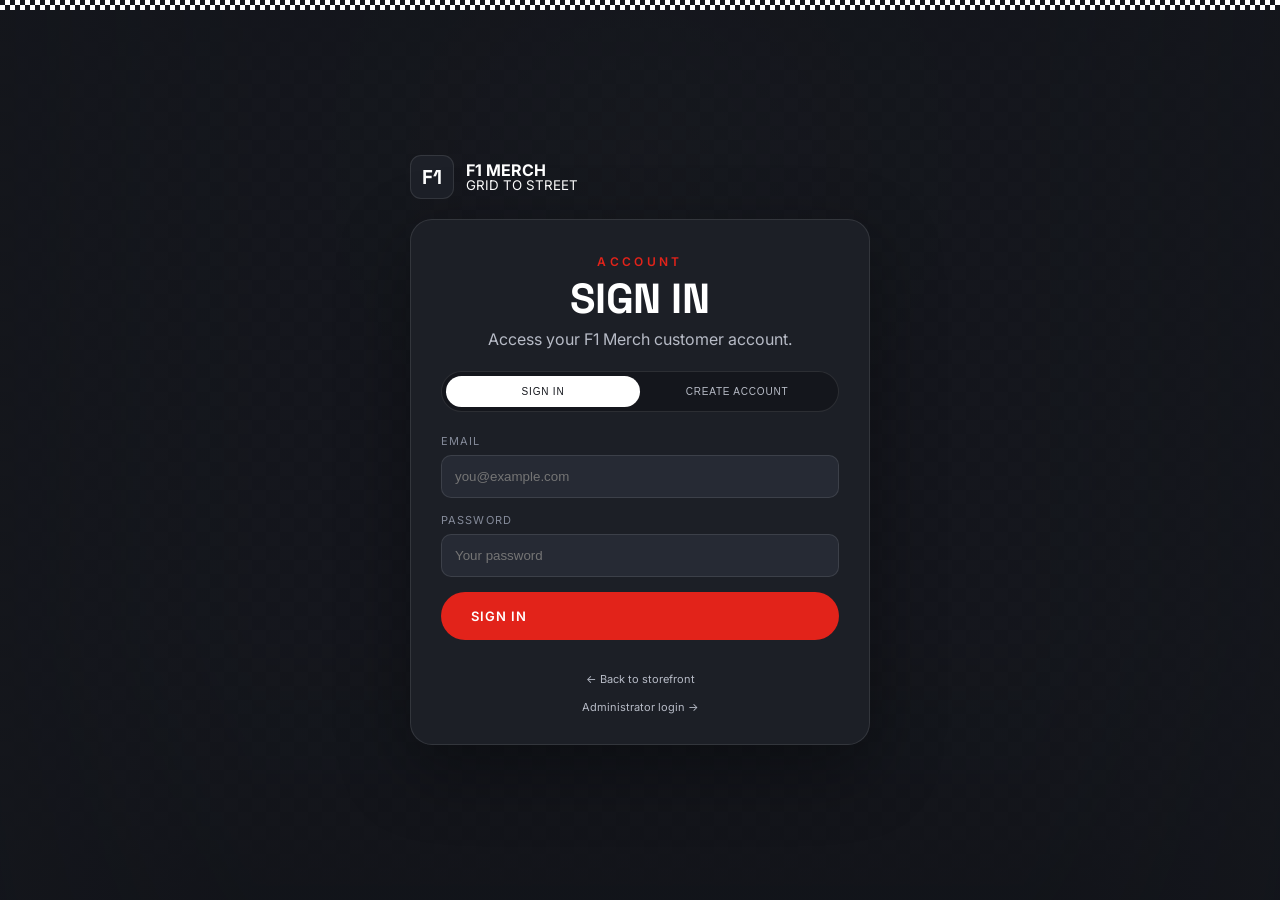
<file: login.html>
<!DOCTYPE html>
<html lang="en">
  <head>
    <meta charset="utf-8"/>
    <meta content="width=device-width, initial-scale=1.0" name="viewport"/>
    <title>
      Account &mdash; F1 Merch
    </title>
    <link href="https://fonts.googleapis.com" rel="preconnect"/>
    <link href="https://fonts.googleapis.com/css2?family=Space+Grotesk:wght@400;500;600;700&amp;family=Inter:wght@400;500;600;700&amp;family=Space+Mono:wght@400;700&amp;display=swap" rel="stylesheet"/>
    <link href="styles.css" rel="stylesheet"/>
  </head>
  <body class="auth-page">
    <div class="checker-bar">
    </div>
    <main class="auth-shell">
      <a class="auth-brand" href="index.html">
        <span class="auth-badge">
          F1
        </span>
        <span>
          <strong>
            F1 MERCH
          </strong>
          <small>
            GRID TO STREET
          </small>
        </span>
      </a>
      <section class="auth-card">
        <div class="auth-head">
          <span class="eyebrow">
            Account
          </span>
          <h1 id="authTitle">
            Sign in
          </h1>
          <p id="authSubtitle">
            Access your F1 Merch account.
          </p>
        </div>
        <div class="auth-toggle" id="customerToggle">
          <button class="toggle-btn active" data-form="login" type="button">
            Sign in
          </button>
          <button class="toggle-btn" data-form="signup" type="button">
            Create account
          </button>
        </div>
        <form class="auth-form" id="loginForm">
          <label>
            Email
            <input autocomplete="email" id="loginEmail" placeholder="you@example.com" required="" type="email"/>
          </label>
          <label>
            Password
            <input autocomplete="current-password" id="loginPassword" placeholder="Your password" required="" type="password"/>
          </label>
          <button class="btn btn-primary auth-submit" type="submit">
            Sign in
          </button>
        </form>
        <form class="auth-form" hidden="" id="signupFormAuth">
          <label>
            Full name
            <input autocomplete="name" id="signupName" placeholder="Your name" required="" type="text"/>
          </label>
          <label>
            Email
            <input autocomplete="email" id="signupEmailAuth" placeholder="you@example.com" required="" type="email"/>
          </label>
          <label>
            Password
            <input autocomplete="new-password" id="signupPassword" minlength="8" placeholder="At least 8 characters" required="" type="password"/>
          </label>
          <label>
            Confirm password
            <input autocomplete="new-password" id="signupConfirm" minlength="8" placeholder="Repeat your password" required="" type="password"/>
          </label>
          <button class="btn btn-primary auth-submit" type="submit">
            Create account
          </button>
        </form>
        <p aria-live="polite" class="auth-message" id="authMessage">
        </p>
        <a class="auth-back" href="index.html">
          &larr; Back to storefront
        </a>
        <a class="auth-admin-link" href="admin-login.html">
          Administrator login &rarr;
        </a>
      </section>
    </main>
    <script src="auth-client.js?v=19">
    </script>
    <script src="login.js?v=19">
    </script>
  </body>
</html>
</file>
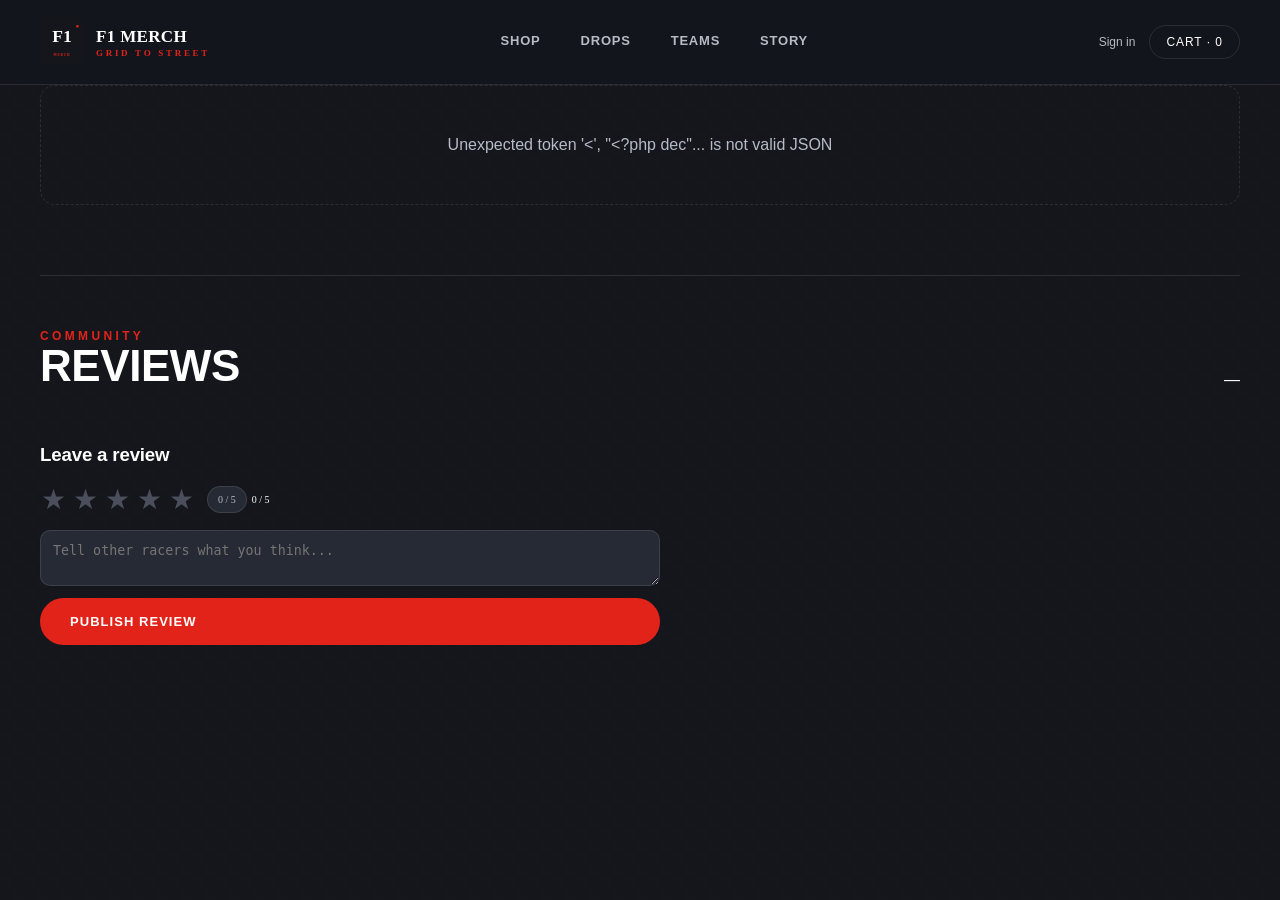
<file: product.html>
<!DOCTYPE html>
<html>
  <head>
    <meta charset="utf-8"/>
    <meta content="width=device-width,initial-scale=1" name="viewport"/>
    <title>
      Product &mdash; F1 Merch
    </title>
    <link href="styles.css" rel="stylesheet"/>
  </head>
  <body>
    <header>
      <nav class="wrap subnav">
        <a class="brand" href="index.html">
          <svg class="brand-badge" viewbox="0 0 240 240" xmlns="http://www.w3.org/2000/svg">
            <rect fill="#14161C" height="240" rx="26" width="240">
            </rect>
            <circle cx="204" cy="34" fill="#E2231A" r="7">
            </circle>
            <text fill="#fff" font-family="Space Grotesk" font-size="96" font-weight="700" text-anchor="middle" x="120" y="118">
              F1
            </text>
            <text fill="#E2231A" font-family="Inter" font-size="18" font-weight="600" letter-spacing="5" text-anchor="middle" x="120" y="196">
              MERCH
            </text>
          </svg>
          <span class="brand-copy">
            <strong>
              F1 MERCH
            </strong>
            <small>
              GRID TO STREET
            </small>
          </span>
        </a>
        <button aria-expanded="false" class="mobile-menu" id="menuBtn">
          ☰
        </button>
        <div class="nav-links" id="navLinks">
          <a class="" href="index.html#lineup">
            Shop
          </a>
          <a class="" href="drops.html">
            Drops
          </a>
          <a class="" href="index.html#teams">
            Teams
          </a>
          <a class="" href="index.html#story">
            Story
          </a>
        </div>
        <div class="nav-actions">
          <a href="login.html" id="accountLink">
            Sign in
          </a>
          <a class="nav-cart-link" href="cart.html">
            Cart &middot;
            <span id="cartCount">
              0
            </span>
          </a>
        </div>
      </nav>
    </header>
    <main class="wrap product-page">
      <div id="productRoot">
        <div class="loading">
          Loading product&hellip;
        </div>
      </div>
      <section class="reviews-section">
        <div class="section-head">
          <div>
            <span class="eyebrow">
              COMMUNITY
            </span>
            <h2>
              Reviews
            </h2>
          </div>
          <span class="review-average" id="reviewAverage">
            &mdash;
          </span>
        </div>
        <div id="reviewList">
        </div>
        <form class="review-form" hidden="" id="reviewForm">
          <h3>
            Leave a review
          </h3>
          <div aria-label="Choose a rating" class="rating-picker" id="starsInput" role="radiogroup">
            <button aria-label="1 star" class="rating-star" data-rating="1" type="button">
              &starf;
            </button>
            <button aria-label="2 stars" class="rating-star" data-rating="2" type="button">
              &starf;
            </button>
            <button aria-label="3 stars" class="rating-star" data-rating="3" type="button">
              &starf;
            </button>
            <button aria-label="4 stars" class="rating-star" data-rating="4" type="button">
              &starf;
            </button>
            <button aria-label="5 stars" class="rating-star" data-rating="5" type="button">
              &starf;
            </button>
            <button aria-label="Set rating to zero" class="rating-clear" id="ratingClear" type="button">
              0 / 5
            </button>
            <span class="rating-value" id="ratingValue">
              0 / 5
            </span>
          </div>
          <input id="rating" type="hidden" value="0"/>
          <textarea id="reviewComment" maxlength="500" placeholder="Tell other racers what you think..." required=""></textarea>
          <button class="btn btn-primary">
            Publish review
          </button>
          <p id="reviewMsg">
          </p>
        </form>
      </section>
    </main>
    <script src="auth-client.js">
    </script>
    <script src="auth-nav.js?v=1">
    </script>
    <script src="products-data.js">
    </script>
    <script src="product.js">
    </script>
  </body>
</html>
</file>
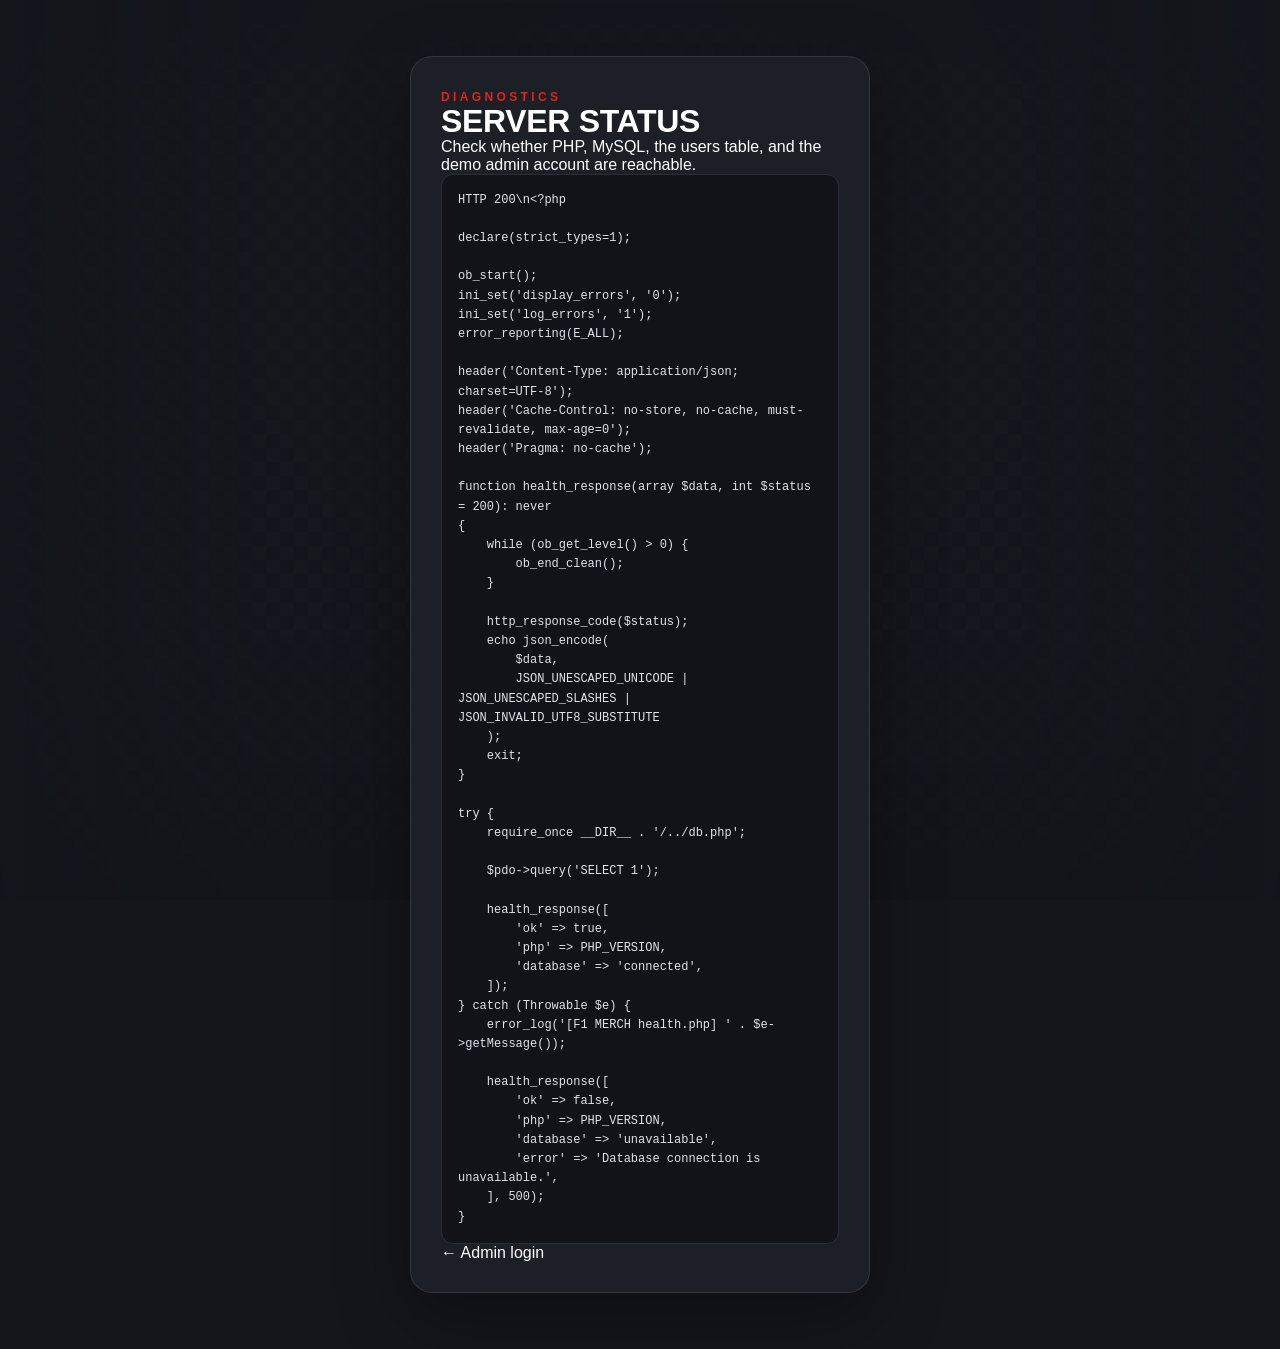
<file: server-status.html>
<!DOCTYPE html>
<html lang="en">
  <head>
    <meta charset="utf-8"/>
    <meta content="width=device-width,initial-scale=1" name="viewport"/>
    <title>
      F1 Merch Server Status
    </title>
    <link href="styles.css" rel="stylesheet"/>
  </head>
  <body class="auth-page">
    <main class="auth-shell">
      <div class="auth-card">
        <span class="eyebrow">
          Diagnostics
        </span>
        <h1>
          SERVER STATUS
        </h1>
        <p class="auth-subtitle">
          Check whether PHP, MySQL, the users table, and the demo admin account are reachable.
        </p>
        <pre id="status" style="white-space:pre-wrap;background:#111318;border:1px solid #2a2e38;border-radius:12px;padding:16px;color:#dfe3ea;font-size:12px;line-height:1.6">Checking&hellip;</pre>
        <a href="admin-login.html">
          &larr; Admin login
        </a>
      </div>
    </main>
    <script>
      fetch('api/health.php?_='+Date.now(),{cache:'no-store'}).then(async r=>{const t=await r.text();try{document.getElementById('status').textContent=JSON.stringify(JSON.parse(t),null,2)}catch(e){document.getElementById('status').textContent='HTTP '+r.status+'\\n'+t}}).catch(e=>document.getElementById('status').textContent=e.message);
    </script>
  </body>
</html>
</file>
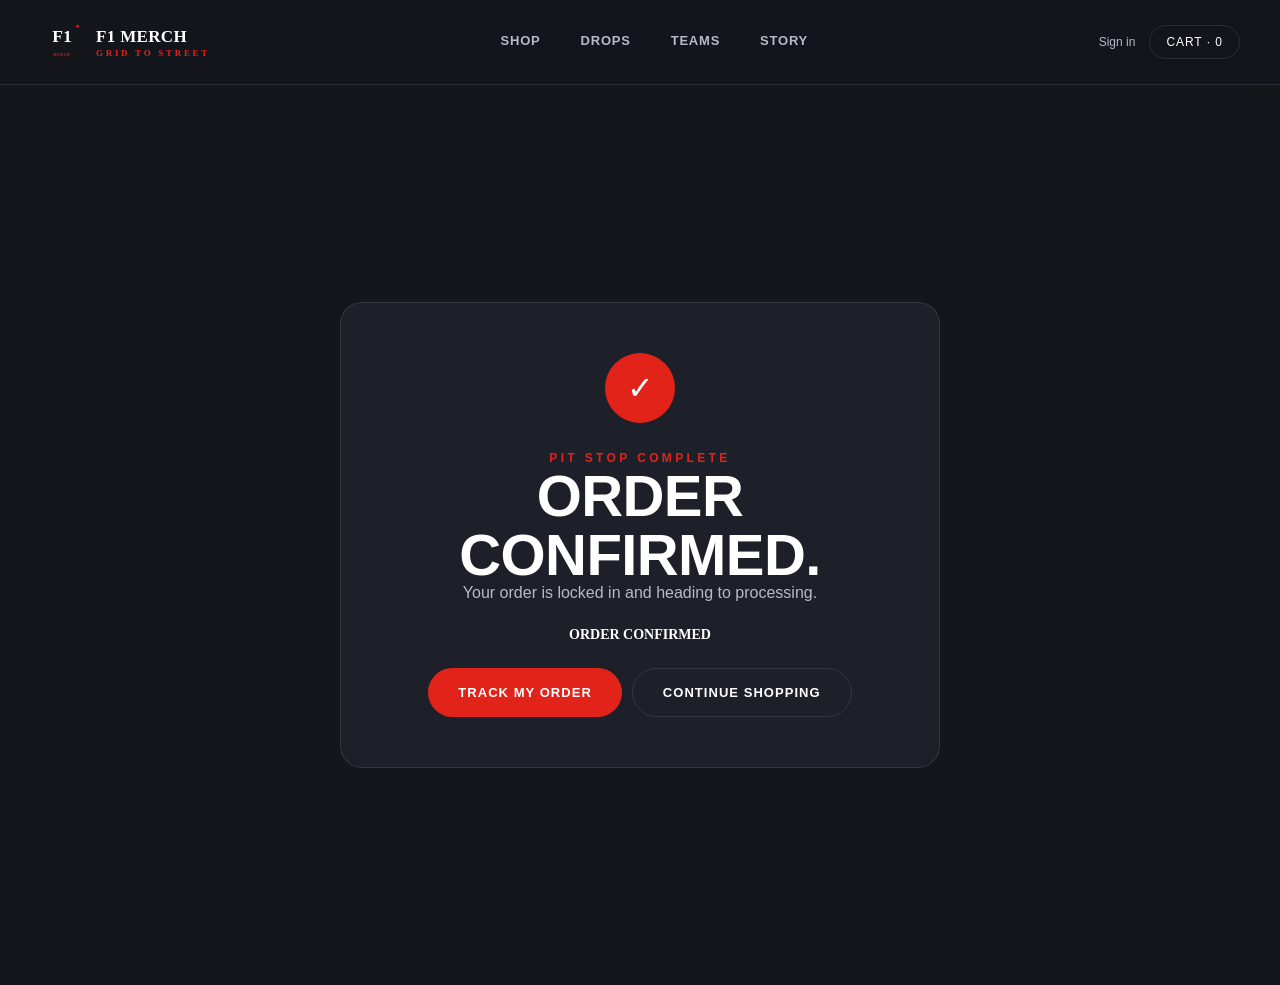
<file: success.html>
<!DOCTYPE html>
<html>
  <head>
    <meta charset="utf-8"/>
    <meta content="width=device-width,initial-scale=1" name="viewport"/>
    <title>
      Order Confirmed &mdash; F1 Merch
    </title>
    <link href="styles.css" rel="stylesheet"/>
  </head>
  <body>
    <header>
      <nav class="wrap subnav">
        <a class="brand" href="index.html">
          <svg class="brand-badge" viewbox="0 0 240 240" xmlns="http://www.w3.org/2000/svg">
            <rect fill="#14161C" height="240" rx="26" width="240">
            </rect>
            <circle cx="204" cy="34" fill="#E2231A" r="7">
            </circle>
            <text fill="#fff" font-family="Space Grotesk" font-size="96" font-weight="700" text-anchor="middle" x="120" y="118">
              F1
            </text>
            <text fill="#E2231A" font-family="Inter" font-size="18" font-weight="600" letter-spacing="5" text-anchor="middle" x="120" y="196">
              MERCH
            </text>
          </svg>
          <span class="brand-copy">
            <strong>
              F1 MERCH
            </strong>
            <small>
              GRID TO STREET
            </small>
          </span>
        </a>
        <button aria-expanded="false" class="mobile-menu" id="menuBtn">
          ☰
        </button>
        <div class="nav-links" id="navLinks">
          <a class="" href="index.html#lineup">
            Shop
          </a>
          <a class="" href="drops.html">
            Drops
          </a>
          <a class="" href="index.html#teams">
            Teams
          </a>
          <a class="" href="index.html#story">
            Story
          </a>
        </div>
        <div class="nav-actions">
          <a href="login.html" id="accountLink">
            Sign in
          </a>
          <a class="nav-cart-link" href="cart.html">
            Cart &middot;
            <span id="cartCount">
              0
            </span>
          </a>
        </div>
      </nav>
    </header>
    <main class="success-page">
      <div class="success-card">
        <span class="success-mark">
          &checkmark;
        </span>
        <span class="eyebrow">
          PIT STOP COMPLETE
        </span>
        <h1>
          Order confirmed.
        </h1>
        <p id="successText">
          Your order is locked in and heading to processing.
        </p>
        <div class="order-code" id="successOrder">
        </div>
        <div class="success-actions">
          <a class="btn btn-primary" href="account.html">
            Track my order
          </a>
          <a class="btn btn-ghost" href="index.html#shop">
            Continue shopping
          </a>
        </div>
      </div>
    </main>
    <script src="auth-client.js">
    </script>
    <script src="auth-nav.js?v=1">
    </script>
    <script>
      const p=new URLSearchParams(location.search),o=p.get('order');document.getElementById('successOrder').textContent=o?'ORDER #'+o:'ORDER CONFIRMED';
    </script>
  </body>
</html>
</file>
<file: styles.css>
:root {
  --ink: #14161C;
  --ink-2: #1D2028;
  --ink-3: #262A34;
  --red: #E2231A;
  --red-dim: #8A1610;
  --white: #FFFFFF;
  --chalk: #EDEEF0;
  --mute: #8E92A0;
  --mute-2: #5A5E6B;
  --line: rgba(255,255,255,0.10);
  --radius: 22px;
}
* {
  box-sizing: border-box;
  margin: 0;
  padding: 0;
}
html {
  scroll-behavior: smooth;
}
body {
  background: var(--ink);
  color: var(--white);
  font-family: 'Inter', Arial, sans-serif;
  -webkit-font-smoothing: antialiased;
  overflow-x: hidden;
}
a {
  color: inherit;
  text-decoration: none;
}
img,svg {
  display: block;
}
.wrap {
  max-width: 1280px;
  margin: 0 auto;
  padding: 0 40px;
}
h1,h2,h3 {
  font-family: 'Space Grotesk', Arial, sans-serif;
  font-weight: 700;
  line-height: 1.02;
  letter-spacing: -0.01em;
}
.mono {
  font-family: 'Space Mono', monospace;
}
.eyebrow {
  font-family: 'Inter', Arial, sans-serif;
  font-weight: 600;
  font-size: 12px;
  letter-spacing: 0.28em;
  text-transform: uppercase;
  color: var(--red);
}
.eyebrow.mute {
  color: var(--mute);
}
/* ============ CHECKER DIVIDER — signature element ============ */
.checker-bar {
  height: 14px;
  width: 100%;
  background-image: repeating-conic-gradient(var(--white) 0% 25%, var(--ink) 0% 50%);
  background-size: 14px 14px;
  position: relative;
}
.checker-bar.dim {
  background-image: repeating-conic-gradient(var(--ink-3) 0% 25%, var(--ink) 0% 50%);
}
.checker-bar::after {
  content: "";
  position: absolute;
  inset: 0;
  background: linear-gradient(90deg, transparent, var(--ink) 2%, transparent 6%, transparent 94%, var(--ink) 98%, transparent);
  opacity: 0.0;
}
/* ============ NAV ============ */
header {
  position: sticky;
  top: 0;
  z-index: 50;
  background: rgba(20,22,28,0.86);
  backdrop-filter: blur(10px);
  border-bottom: 1px solid var(--line);
}
nav.wrap {
  display: flex;
  align-items: center;
  justify-content: space-between;
  height: 84px;
}
.brand {
  display: flex;
  align-items: center;
  gap: 12px;
}
.brand-badge {
  width: 44px;
  height: 44px;
}
.brand-word {
  font-family: 'Space Grotesk';
  font-weight: 700;
  font-size: 17px;
  letter-spacing: 0.02em;
}
.brand-word span {
  display: block;
  font-family: 'Inter';
  font-weight: 600;
  font-size: 9px;
  letter-spacing: 0.3em;
  color: var(--red);
  margin-top: 1px;
}
.nav-links {
  display: flex;
  align-items: center;
  gap: 40px;
}
.nav-links a {
  font-size: 13px;
  font-weight: 600;
  letter-spacing: 0.06em;
  text-transform: uppercase;
  color: var(--mute);
  position: relative;
  padding-bottom: 4px;
}
.nav-links a:hover {
  color: var(--white);
}
.nav-links a.active {
  color: var(--white);
  position: relative;
}
.nav-links a.active::after {
  content: "";
  position: absolute;
  left: 0;
  right: 0;
  bottom: -2px;
  height: 2px;
  background: var(--red);
}
.cart-wrap {
  position: relative;
}
.nav-cart {
  display: flex;
  align-items: center;
  gap: 8px;
  border: 1px solid var(--line);
  border-radius: 999px;
  padding: 9px 18px;
  font-size: 12px;
  font-weight: 600;
  letter-spacing: 0.08em;
  text-transform: uppercase;
  background: transparent;
  color: var(--white);
  font-family: 'Inter', Arial, sans-serif;
  cursor: pointer;
  transition: border-color .18s ease, color .18s ease;
}
.nav-cart:hover {
  border-color: var(--red);
  color: var(--red);
}
.nav-cart .dot {
  width: 6px;
  height: 6px;
  border-radius: 50%;
  background: var(--red);
}
.cart-panel {
  position: absolute;
  top: calc(100% + 12px);
  right: 0;
  width: 320px;
  background: var(--ink-2);
  border: 1px solid var(--line);
  border-radius: 16px;
  padding: 18px;
  box-shadow: 0 20px 50px rgba(0,0,0,0.45);
  z-index: 60;
}
.cart-panel[hidden] {
  display: none;
}
.cart-panel-head {
  display: flex;
  justify-content: space-between;
  align-items: center;
  font-size: 12px;
  font-weight: 600;
  letter-spacing: 0.1em;
  text-transform: uppercase;
  color: var(--mute);
  margin-bottom: 14px;
}
.cart-close {
  background: none;
  border: none;
  color: var(--mute);
  font-size: 18px;
  line-height: 1;
  cursor: pointer;
}
.cart-close:hover {
  color: var(--white);
}
.cart-empty {
  font-size: 13px;
  color: var(--mute-2);
  line-height: 1.5;
}
.cart-items {
  display: flex;
  flex-direction: column;
  gap: 12px;
  max-height: 260px;
  overflow-y: auto;
}
.cart-line {
  display: flex;
  align-items: center;
  justify-content: space-between;
  gap: 10px;
  font-size: 13px;
}
.cart-line .cl-name {
  flex: 1;
}
.cart-line .cl-qty {
  color: var(--mute-2);
  font-family: 'Space Mono';
  font-size: 12px;
}
.cart-line .cl-price {
  font-family: 'Space Mono';
  font-size: 13px;
}
.cart-line .cl-remove {
  background: none;
  border: none;
  color: var(--mute-2);
  cursor: pointer;
  font-size: 14px;
}
.cart-line .cl-remove:hover {
  color: var(--red);
}
.cart-total-row {
  display: flex;
  justify-content: space-between;
  align-items: center;
  margin-top: 14px;
  padding-top: 14px;
  border-top: 1px solid var(--line);
  font-size: 13px;
  font-weight: 600;
}
.cart-total-row[hidden] {
  display: none;
}
/* ============ HERO ============ */
.hero {
  position: relative;
  padding: 120px 0 96px;
  overflow: hidden;
}
.hero::before {
  content: "";
  position: absolute;
  inset: 0;
  background-image: repeating-conic-gradient(rgba(255,255,255,0.028) 0% 25%, transparent 0% 50%);
  background-size: 46px 46px;
  mask-image: radial-gradient(ellipse 70% 60% at 70% 30%, black, transparent 75%);
  pointer-events: none;
}
.hero-grid {
  position: relative;
  z-index: 1;
  display: grid;
  grid-template-columns: 1.15fr 0.85fr;
  gap: 64px;
  align-items: end;
}
.hero-eyebrow {
  display: flex;
  align-items: center;
  gap: 14px;
  margin-bottom: 26px;
}
.hero-eyebrow .num {
  font-family: 'Space Mono';
  font-size: 12px;
  color: var(--red);
}
.hero h1 {
  font-size: 96px;
  text-transform: uppercase;
}
.hero h1 em {
  font-style: normal;
  color: var(--red);
}
.hero p.lede {
  margin-top: 26px;
  max-width: 480px;
  font-size: 17px;
  line-height: 1.6;
  color: var(--mute);
}
.hero-ctas {
  display: flex;
  gap: 16px;
  margin-top: 40px;
}
.btn {
  display: inline-flex;
  align-items: center;
  gap: 10px;
  padding: 16px 30px;
  border-radius: 999px;
  font-size: 13px;
  font-weight: 600;
  letter-spacing: 0.08em;
  text-transform: uppercase;
  transition: transform .18s ease, background .18s ease, color .18s ease, border-color .18s ease;
  border: none;
  cursor: pointer;
  font-family: 'Inter', Arial, sans-serif;
}
.btn-primary {
  background: var(--red);
  color: var(--white);
}
.btn-logout {
  background: transparent;
  color: var(--white);
  border: 1px solid rgba(226,35,26,.65);
}
.btn-logout:hover {
  background: var(--red);
  border-color: var(--red);
  color: var(--white);
  transform: translateY(-2px);
}
.btn-primary:hover {
  transform: translateY(-2px);
  background: #c81d15;
}
.btn-ghost {
  border: 1px solid var(--line);
  color: var(--white);
  background: transparent;
}
.btn-ghost:hover {
  border-color: var(--white);
  transform: translateY(-2px);
}
.hero-panel {
  position: relative;
  background: linear-gradient(160deg, var(--ink-3), var(--ink-2));
  border: 1px solid var(--line);
  border-radius: var(--radius);
  padding: 36px;
  display: flex;
  flex-direction: column;
  align-items: center;
  justify-content: center;
  aspect-ratio: 4/5;
}
.hero-panel .badge-huge {
  width: 64%;
  height: auto;
}
.hero-panel .readout {
  margin-top: 22px;
  width: 100%;
  display: flex;
  justify-content: space-between;
  border-top: 1px solid var(--line);
  padding-top: 16px;
}
.readout .k {
  font-size: 11px;
  letter-spacing: 0.14em;
  text-transform: uppercase;
  color: var(--mute-2);
}
/* ============ SECTION SHELL ============ */
section {
  padding: 110px 0;
}
.section-head {
  display: flex;
  justify-content: space-between;
  align-items: flex-end;
  margin-bottom: 56px;
  gap: 40px;
}
.section-head h2 {
  font-size: 44px;
  text-transform: uppercase;
  max-width: 560px;
}
.section-head p {
  font-size: 15px;
  color: var(--mute);
  max-width: 340px;
  line-height: 1.6;
}
.section-head .filter-tag {
  display: inline-flex;
  align-items: center;
  gap: 10px;
  font-size: 13px;
  color: var(--white);
}
.section-head .filter-tag button {
  background: none;
  border: 1px solid var(--line);
  color: var(--mute);
  border-radius: 999px;
  padding: 4px 12px;
  font-size: 11px;
  letter-spacing: 0.06em;
  text-transform: uppercase;
  cursor: pointer;
  font-family: 'Inter', Arial, sans-serif;
}
.section-head .filter-tag button:hover {
  border-color: var(--red);
  color: var(--red);
}
/* ============ LINEUP (products) ============ */
.lineup {
  display: grid;
  grid-template-columns: repeat(3,1fr);
  gap: 28px;
}
.card {
  background: var(--ink-2);
  border: 1px solid var(--line);
  border-radius: var(--radius);
  overflow: hidden;
  transition: transform .22s ease, border-color .22s ease;
}
.card:hover {
  transform: translateY(-6px);
  border-color: rgba(226,35,26,0.5);
}
.card.is-hidden {
  display: none;
}
.card-media {
  position: relative;
  aspect-ratio: 1/1;
  background: radial-gradient(circle at 30% 20%, rgba(226,35,26,0.14), transparent 55%),    var(--ink-3);
  display: flex;
  align-items: center;
  justify-content: center;
}
.card-media .grid-pos {
  position: absolute;
  top: 18px;
  left: 18px;
  font-family: 'Space Mono';
  font-size: 12px;
  color: var(--mute-2);
}
.card-media .icon {
  width: 34%;
  opacity: 0.92;
}
.card-body {
  padding: 22px 22px 26px;
}
.card-body .name {
  font-family: 'Space Grotesk';
  font-weight: 600;
  font-size: 18px;
  margin-bottom: 6px;
}
.card-body .desc {
  font-size: 13px;
  color: var(--mute);
  line-height: 1.5;
  margin-bottom: 18px;
}
.card-foot {
  display: flex;
  align-items: center;
  justify-content: flex-end;
}
.price {
  font-family: 'Space Mono';
  font-size: 16px;
}
.add {
  width: 36px;
  height: 36px;
  border-radius: 50%;
  border: 1px solid var(--line);
  display: flex;
  align-items: center;
  justify-content: center;
  font-size: 16px;
  transition: all .18s ease;
  background: transparent;
  color: var(--white);
  cursor: pointer;
  font-family: 'Inter', Arial, sans-serif;
}
.card:hover .add {
  background: var(--red);
  border-color: var(--red);
}
/* ============ TELEMETRY STRIP ============ */
.telemetry {
  background: var(--ink-2);
  border-top: 1px solid var(--line);
  border-bottom: 1px solid var(--line);
}
.telemetry .wrap {
  display: grid;
  grid-template-columns: repeat(4,1fr);
  padding: 44px 40px;
}
.telemetry .cell {
  padding: 0 28px;
  border-left: 1px solid var(--line);
}
.telemetry .cell:first-child {
  border-left: none;
  padding-left: 0;
}
.telemetry .cell .k {
  font-size: 11px;
  letter-spacing: 0.16em;
  text-transform: uppercase;
  color: var(--mute-2);
  margin-bottom: 10px;
}
.telemetry .cell .v {
  font-family: 'Space Grotesk';
  font-weight: 700;
  font-size: 30px;
}
.telemetry .cell .v span {
  color: var(--red);
}
/* ============ STORY (mission) ============ */
.story {
  display: grid;
  grid-template-columns: 0.95fr 1.05fr;
  gap: 70px;
  align-items: center;
}
.story-copy .eyebrow {
  margin-bottom: 20px;
}
.story-copy h2 {
  font-size: 38px;
  text-transform: uppercase;
  margin-bottom: 22px;
}
.story-copy p {
  font-size: 16px;
  line-height: 1.75;
  color: var(--mute);
  max-width: 460px;
}
.story-visual {
  position: relative;
  aspect-ratio: 1/1;
  display: flex;
  align-items: center;
  justify-content: center;
}
.story-visual svg {
  width: 88%;
  height: 88%;
  opacity: 0.9;
}
/* ============ CTA BAND ============ */
.cta-band {
  background: var(--red);
  padding: 90px 0;
  text-align: center;
}
.cta-band h2 {
  font-size: 52px;
  text-transform: uppercase;
  color: var(--white);
  margin-bottom: 18px;
}
.cta-band p {
  font-size: 16px;
  color: rgba(255,255,255,0.85);
  margin-bottom: 36px;
}
.cta-band .btn-primary {
  background: var(--ink);
}
.cta-band .btn-primary:hover {
  background: #000;
}
.signup {
  display: flex;
  justify-content: center;
  gap: 12px;
  max-width: 420px;
  margin: 0 auto;
}
.signup input {
  flex: 1;
  padding: 15px 18px;
  border-radius: 999px;
  border: none;
  font-family: 'Inter';
  font-size: 14px;
  background: rgba(20,22,28,0.16);
  color: var(--white);
  border: 1px solid rgba(255,255,255,0.35);
}
.signup input::placeholder {
  color: rgba(255,255,255,0.7);
}
.signup-msg {
  margin-top: 14px;
  font-size: 13px;
  min-height: 18px;
  color: rgba(255,255,255,0.9);
}
.signup-msg.error {
  color: var(--ink);
  font-weight: 700;
}
.signup-msg.success {
  color: var(--ink);
  font-weight: 700;
}
/* ============ FOOTER ============ */
footer {
  padding: 70px 0 40px;
}
.foot-grid {
  display: grid;
  grid-template-columns: 1.4fr 1fr 1fr 1fr;
  gap: 40px;
  margin-bottom: 60px;
}
.foot-brand .brand {
  margin-bottom: 16px;
}
.foot-brand p {
  font-size: 13px;
  color: var(--mute-2);
  max-width: 260px;
  line-height: 1.6;
}
.foot-col h4 {
  font-size: 11px;
  letter-spacing: 0.16em;
  text-transform: uppercase;
  color: var(--mute-2);
  margin-bottom: 18px;
}
.foot-col a {
  display: block;
  font-size: 14px;
  color: var(--mute);
  margin-bottom: 12px;
  background: none;
  border: none;
  padding: 0;
  text-align: left;
  cursor: pointer;
  font-family: 'Inter', Arial, sans-serif;
}
.foot-col a:hover {
  color: var(--white);
}
.foot-bottom {
  display: flex;
  justify-content: space-between;
  align-items: center;
  padding-top: 28px;
  border-top: 1px solid var(--line);
  font-size: 12px;
  color: var(--mute-2);
}
.admin-link {
  color: var(--mute-2);
  text-decoration: underline;
  text-underline-offset: 3px;
}
.admin-link:hover {
  color: var(--white);
}
/* ============ MODAL ============ */
.modal-overlay {
  position: fixed;
  inset: 0;
  z-index: 100;
  background: rgba(10,11,14,0.72);
  display: flex;
  align-items: center;
  justify-content: center;
  padding: 24px;
}
.modal-overlay[hidden] {
  display: none;
}
.modal {
  position: relative;
  width: 100%;
  max-width: 420px;
  background: var(--ink-2);
  border: 1px solid var(--line);
  border-radius: 20px;
  padding: 36px 32px 32px;
  box-shadow: 0 30px 70px rgba(0,0,0,0.5);
}
.modal h3 {
  font-size: 22px;
  text-transform: uppercase;
  margin-bottom: 14px;
}
.modal p {
  font-size: 14px;
  line-height: 1.7;
  color: var(--mute);
}
.modal p + p {
  margin-top: 10px;
}
.modal-close {
  position: absolute;
  top: 18px;
  right: 18px;
  background: none;
  border: none;
  color: var(--mute);
  font-size: 20px;
  line-height: 1;
  cursor: pointer;
}
.modal-close:hover {
  color: var(--white);
}
@media (max-width:920px) {
  .hero-grid {
    grid-template-columns: 1fr;
  }
  .hero h1 {
    font-size: 56px;
  }
  .lineup {
    grid-template-columns: 1fr;
  }
  .telemetry .wrap {
    grid-template-columns: repeat(2,1fr);
    row-gap: 24px;
  }
  .telemetry .cell:nth-child(3) {
    border-left: none;
    padding-left: 0;
  }
  .story {
    grid-template-columns: 1fr;
  }
  .foot-grid {
    grid-template-columns: 1fr 1fr;
  }
  .section-head {
    flex-direction: column;
    align-items: flex-start;
  }
}
@media (prefers-reduced-motion: reduce) {
  * {
    transition: none !important;
  }
}
/* ============ ADMIN DASHBOARD ============ */
.admin-header {
  padding: 60px 0 40px;
  border-bottom: 1px solid var(--line);
}
.admin-header .eyebrow {
  margin-bottom: 14px;
}
.admin-header h1 {
  font-size: 40px;
  text-transform: uppercase;
}
.admin-header p {
  margin-top: 14px;
  font-size: 15px;
  color: var(--mute);
  max-width: 520px;
  line-height: 1.6;
}
.admin-back {
  display: inline-flex;
  align-items: center;
  gap: 8px;
  font-size: 13px;
  color: var(--mute);
  margin-bottom: 24px;
}
.admin-back:hover {
  color: var(--white);
}
.admin-main {
  padding: 56px 0 120px;
  display: grid;
  grid-template-columns: 1fr 1.4fr;
  gap: 48px;
  align-items: start;
}
.admin-panel {
  background: var(--ink-2);
  border: 1px solid var(--line);
  border-radius: var(--radius);
  padding: 28px;
}
.admin-panel h2 {
  font-size: 20px;
  text-transform: uppercase;
  margin-bottom: 20px;
}
.form-row {
  margin-bottom: 18px;
}
.form-row label {
  display: block;
  font-size: 11px;
  letter-spacing: 0.12em;
  text-transform: uppercase;
  color: var(--mute-2);
  margin-bottom: 8px;
}
.form-row input,.form-row textarea,.form-row select {
  width: 100%;
  padding: 12px 14px;
  border-radius: 10px;
  background: var(--ink-3);
  border: 1px solid var(--line);
  color: var(--white);
  font-family: 'Inter', Arial, sans-serif;
  font-size: 14px;
}
.form-row textarea {
  resize: vertical;
  min-height: 70px;
  line-height: 1.5;
}
.form-row input:focus,.form-row textarea:focus,.form-row select:focus {
  outline: none;
  border-color: var(--red);
}
.form-actions {
  display: flex;
  gap: 12px;
  margin-top: 24px;
}
.btn-secondary {
  border: 1px solid var(--line);
  color: var(--mute);
  background: transparent;
  padding: 16px 24px;
  border-radius: 999px;
  font-size: 13px;
  font-weight: 600;
  letter-spacing: 0.08em;
  text-transform: uppercase;
  cursor: pointer;
  font-family: 'Inter', Arial, sans-serif;
}
.btn-secondary:hover {
  border-color: var(--white);
  color: var(--white);
}
.admin-list {
  display: flex;
  flex-direction: column;
  gap: 14px;
}
.admin-row {
  display: flex;
  align-items: center;
  gap: 16px;
  background: var(--ink-2);
  border: 1px solid var(--line);
  border-radius: 16px;
  padding: 16px 18px;
}
.admin-row .thumb {
  width: 52px;
  height: 52px;
  border-radius: 10px;
  flex-shrink: 0;
  background: radial-gradient(circle at 30% 20%, rgba(226,35,26,0.18), transparent 55%), var(--ink-3);
  display: flex;
  align-items: center;
  justify-content: center;
  font-family: 'Space Grotesk';
  font-weight: 700;
  font-size: 15px;
}
.admin-row .info {
  flex: 1;
  min-width: 0;
}
.admin-row .info .name {
  font-family: 'Space Grotesk';
  font-weight: 600;
  font-size: 15px;
  margin-bottom: 3px;
}
.admin-row .info .meta {
  font-size: 12px;
  color: var(--mute-2);
  font-family: 'Space Mono';
}
.admin-row .info .desc {
  font-size: 12px;
  color: var(--mute);
  margin-top: 4px;
  line-height: 1.4;
}
.admin-row .row-actions {
  display: flex;
  gap: 8px;
  flex-shrink: 0;
}
.icon-btn {
  width: 34px;
  height: 34px;
  border-radius: 50%;
  border: 1px solid var(--line);
  background: transparent;
  color: var(--mute);
  cursor: pointer;
  font-size: 14px;
  display: flex;
  align-items: center;
  justify-content: center;
  font-family: 'Inter', Arial, sans-serif;
}
.icon-btn:hover {
  border-color: var(--white);
  color: var(--white);
}
.icon-btn.danger:hover {
  border-color: var(--red);
  color: var(--red);
}
.admin-empty {
  font-size: 13px;
  color: var(--mute-2);
  padding: 24px 0;
}
.admin-toolbar {
  display: flex;
  justify-content: space-between;
  align-items: center;
  margin-bottom: 20px;
  gap: 16px;
}
.admin-count {
  font-size: 13px;
  color: var(--mute);
}
.admin-toast {
  position: fixed;
  bottom: 28px;
  left: 50%;
  transform: translateX(-50%) translateY(20px);
  background: var(--white);
  color: var(--ink);
  padding: 14px 22px;
  border-radius: 999px;
  font-size: 13px;
  font-weight: 600;
  opacity: 0;
  pointer-events: none;
  transition: opacity .2s ease, transform .2s ease;
  z-index: 200;
}
.admin-toast.show {
  opacity: 1;
  transform: translateX(-50%) translateY(0);
}
@media (max-width:920px) {
  .admin-main {
    grid-template-columns: 1fr;
  }
}
/* ===== ORIGINAL UI + FEATURE PAGES ===== */
.subnav {
  display: flex;
  align-items: center;
  justify-content: space-between;
  height: 84px;
  gap: 24px
}
.brand {
  display: flex;
  align-items: center;
  gap: 12px;
  min-width: 0
}
.brand-badge {
  width: 44px;
  height: 44px;
  flex: 0 0 auto
}
.brand-copy strong {
  display: block;
  font-family: 'Space Grotesk';
  font-weight: 700;
  font-size: 17px;
  letter-spacing: .02em
}
.brand-copy small {
  display: block;
  font-family: Inter;
  font-weight: 600;
  font-size: 9px;
  letter-spacing: .3em;
  color: var(--red);
  margin-top: 1px
}
.mobile-menu {
  display: none;
  background: transparent;
  border: 1px solid var(--line);
  color: var(--white);
  border-radius: 999px;
  padding: 9px 13px
}
.nav-actions {
  display: flex;
  align-items: center;
  gap: 14px
}
.nav-actions a,.nav-actions button {
  font-size: 12px;
  color: var(--mute)
}
.nav-actions a:hover {
  color: var(--white)
}
.nav-cart-link {
  border: 1px solid var(--line);
  border-radius: 999px;
  padding: 9px 16px!important;
  color: var(--white)!important;
  text-transform: uppercase;
  letter-spacing: .08em
}
/* Main-store feature controls */
.lineup-tools {
  display: flex;
  gap: 12px;
  align-items: center;
  justify-content: space-between;
  margin: -28px 0 38px;
  flex-wrap: wrap
}
.lineup-search {
  display: flex;
  align-items: center;
  gap: 8px;
  border: 1px solid var(--line);
  background: var(--ink-2);
  border-radius: 999px;
  padding: 11px 15px;
  flex: 1;
  min-width: 240px;
  max-width: 520px
}
.lineup-search input {
  width: 100%;
  background: transparent;
  border: 0;
  outline: 0;
  color: var(--white)
}
.lineup-search input::placeholder {
  color: var(--mute-2)
}
.lineup-filters {
  display: flex;
  gap: 7px;
  flex-wrap: wrap
}
.lineup-filter {
  border: 1px solid var(--line);
  background: transparent;
  color: var(--mute);
  border-radius: 999px;
  padding: 9px 12px;
  font-size: 11px;
  text-transform: uppercase;
  letter-spacing: .06em
}
.lineup-filter.active,.lineup-filter:hover {
  background: var(--white);
  color: var(--ink);
  border-color: var(--white)
}
.card .card-media {
  position: relative
}
.card .card-media img.product-image {
  width: 100%;
  height: 100%;
  object-fit: cover
}
.card .card-media .badge,.card .card-media .featured {
  position: absolute;
  z-index: 2;
  top: 16px;
  padding: 6px 8px;
  border-radius: 6px;
  font: 700 9px 'Space Mono';
  letter-spacing: .08em
}
.card .card-media .badge {
  left: 16px;
  background: var(--red);
  color: #fff
}
.card .card-media .featured {
  right: 16px;
  background: #fff;
  color: var(--ink)
}
.card .card-body .product-meta {
  display: flex;
  justify-content: space-between;
  gap: 10px;
  color: var(--mute-2);
  font: 10px 'Space Mono';
  text-transform: uppercase;
  letter-spacing: .08em;
  margin-bottom: 8px
}
.card .card-body .product-price {
  font-family: 'Space Mono';
  font-size: 15px
}
.card .card-body .product-stock {
  font-size: 10px;
  color: var(--mute-2);
  margin-left: auto
}
.card .card-body .product-stock.low {
  color: var(--red)
}
.card .card-foot {
  align-items: center;
  gap: 8px
}
.card .card-foot .wish {
  width: 36px;
  height: 36px;
  border: 1px solid var(--line);
  border-radius: 50%;
  background: transparent;
  color: var(--white);
  font-size: 16px
}
.card .card-foot .wish:hover {
  border-color: var(--red);
  color: var(--red)
}
.card .card-foot .view {
  font-size: 11px;
  color: var(--mute);
  text-transform: uppercase;
  letter-spacing: .08em;
  margin-right: auto
}
.card .card-foot .add {
  flex: 0 0 auto
}
/* Team collection added without changing original aesthetic */
.team-rail {
  display: grid;
  grid-template-columns: repeat(4,1fr);
  gap: 12px
}
.team-tile {
  border: 1px solid var(--line);
  border-radius: 16px;
  background: var(--ink-2);
  padding: 20px;
  min-height: 110px;
  display: flex;
  flex-direction: column;
  justify-content: space-between;
  transition: .18s
}
.team-tile:hover {
  border-color: rgba(226,35,26,.55);
  transform: translateY(-3px)
}
.team-tile span {
  font: 700 20px 'Space Grotesk';
  text-transform: uppercase
}
.team-tile small {
  font: 10px 'Space Mono';
  color: var(--mute-2);
  letter-spacing: .08em
}
/* Drops */
.page-hero {
  padding: 90px 0 70px;
  background: radial-gradient(circle at 75% 25%,rgba(38,42,52,.8),transparent 50%);
  border-bottom: 1px solid var(--line)
}
.page-hero h1,.page-title h1 {
  font-size: 76px;
  text-transform: uppercase;
  margin: 18px 0
}
.page-hero p,.page-title p {
  color: var(--mute);
  max-width: 620px;
  font-size: 16px;
  line-height: 1.65
}
.countdown {
  display: flex;
  gap: 10px;
  margin-top: 35px;
  max-width: 540px
}
.countdown div {
  flex: 1;
  border: 1px solid var(--line);
  background: var(--ink-2);
  border-radius: 14px;
  padding: 14px;
  text-align: center
}
.countdown b {
  display: block;
  font: 700 30px 'Space Mono'
}
.countdown small {
  font: 9px 'Space Mono';
  color: var(--mute-2);
  letter-spacing: .12em
}
.drop-tools {
  margin-top: 50px
}
.drop-tools .lineup-search {
  max-width: none
}
.drop-card .card-body {
  padding-bottom: 22px
}
/* Generic feature pages */
.page-title {
  padding: 65px 0 38px
}
.page-title .eyebrow {
  color: var(--red)
}
.cart-page,.checkout-page,.account-main,.product-page,.admin-main {
  padding-bottom: 100px
}
.cart-layout,.checkout-layout {
  display: grid;
  grid-template-columns: minmax(0,1.4fr) minmax(300px,.6fr);
  gap: 28px;
  align-items: start
}
.summary-card,.checkout-card,.account-card,.admin-card,.admin-panel {
  background: var(--ink-2);
  border: 1px solid var(--line);
  border-radius: var(--radius);
  padding: 26px
}
.summary-card {
  position: sticky;
  top: 105px
}
.summary-card h2,.checkout-card h2,.account-card h2,.admin-card h2 {
  font-size: 20px;
  text-transform: uppercase;
  margin-bottom: 20px
}
.summary-card>div {
  display: flex;
  justify-content: space-between;
  gap: 15px;
  padding: 11px 0;
  border-bottom: 1px solid var(--line);
  font-size: 13px
}
.summary-card .summary-total {
  font-size: 16px;
  border-bottom: 0;
  padding-top: 20px
}
.summary-card small {
  display: block;
  color: var(--mute-2);
  margin-top: 12px
}
.cart-item {
  display: grid;
  grid-template-columns: 110px 1fr auto;
  gap: 18px;
  align-items: center;
  background: var(--ink-2);
  border: 1px solid var(--line);
  border-radius: 16px;
  padding: 15px;
  margin-bottom: 12px
}
.cart-thumb {
  width: 110px;
  aspect-ratio: 1;
  border-radius: 10px;
  background: var(--ink-3);
  overflow: hidden;
  display: grid;
  place-items: center;
  font: 700 26px 'Space Grotesk'
}
.cart-thumb img {
  width: 100%;
  height: 100%;
  object-fit: cover
}
.cart-item-info small {
  font: 10px 'Space Mono';
  color: var(--mute-2);
  text-transform: uppercase
}
.cart-item-info h3 {
  font-size: 18px;
  margin: 5px 0
}
.cart-item-info>strong {
  font: 15px 'Space Mono'
}
.qty {
  display: flex;
  align-items: center;
  gap: 8px;
  margin-top: 12px
}
.qty button {
  border: 1px solid var(--line);
  background: transparent;
  color: var(--white);
  border-radius: 999px;
  min-width: 32px;
  height: 32px
}
.qty .remove {
  padding: 0 11px;
  width: auto;
  color: var(--mute);
  font-size: 11px
}
.cart-links {
  display: flex;
  justify-content: space-between;
  margin-top: 20px;
  color: var(--mute);
  font-size: 12px
}
.cart-links button {
  color: var(--mute)
}
.product-detail {
  display: grid;
  grid-template-columns: minmax(0,1fr) minmax(340px,.8fr);
  gap: 50px;
  align-items: start
}
.detail-media {
  background: var(--ink-2);
  border: 1px solid var(--line);
  border-radius: var(--radius);
  overflow: hidden;
  aspect-ratio: 1
}
.detail-media img {
  width: 100%;
  height: 100%;
  object-fit: cover
}
.detail-placeholder {
  height: 100%;
  display: grid;
  place-items: center;
  font: 700 150px 'Space Grotesk';
  background: radial-gradient(circle at 30% 20%,rgba(226,35,26,.14),transparent 55%),var(--ink-3)
}
.detail-copy {
  padding-top: 20px
}
.detail-copy h1 {
  font-size: 54px;
  text-transform: uppercase;
  margin: 16px 0
}
.detail-price {
  font: 700 24px 'Space Mono';
  margin-bottom: 20px
}
.detail-copy p {
  color: var(--mute);
  line-height: 1.7
}
.detail-meta {
  display: flex;
  justify-content: space-between;
  margin: 24px 0;
  color: var(--mute-2);
  font: 10px 'Space Mono';
  letter-spacing: .08em
}
.detail-copy label {
  display: grid;
  gap: 8px;
  font: 11px 'Space Mono';
  color: var(--mute-2);
  text-transform: uppercase
}
.detail-copy select,.detail-copy input,.review-form textarea {
  width: 100%;
  background: var(--ink-3);
  color: #fff;
  border: 1px solid var(--line);
  border-radius: 10px;
  padding: 12px
}
.quantity {
  display: flex;
  align-items: center;
  gap: 8px;
  margin: 15px 0
}
.quantity button {
  width: 38px;
  height: 38px;
  border: 1px solid var(--line);
  background: transparent;
  color: #fff;
  border-radius: 50%
}
.quantity input {
  width: 80px;
  text-align: center
}
.back-link {
  display: inline-block;
  color: var(--mute);
  font-size: 12px;
  margin-top: 20px
}
.related,.reviews-section {
  margin-top: 70px
}
.reviews-section {
  padding-top: 50px;
  border-top: 1px solid var(--line)
}
.review {
  border-top: 1px solid var(--line);
  padding: 18px 0
}
.review strong {
  display: block;
  margin-top: 6px
}
.review small {
  color: var(--mute-2)
}
.review p {
  color: var(--mute);
  font-size: 13px
}
.stars-input {
  font-size: 25px;
  letter-spacing: 4px;
  color: var(--red);
  cursor: pointer;
  margin: 10px 0
}
.review-form {
  display: grid;
  gap: 12px;
  max-width: 620px;
  margin-top: 30px
}
.checkout-card {
  display: grid;
  gap: 20px
}
.form-grid {
  display: grid;
  grid-template-columns: 1fr 1fr;
  gap: 14px
}
.form-grid .wide {
  grid-column: 1/-1
}
.checkout-card label,.account-form label {
  font-size: 11px;
  letter-spacing: .1em;
  text-transform: uppercase;
  color: var(--mute-2)
}
.checkout-card input,.checkout-card textarea,.checkout-card select,.account-form input,.account-form textarea,.account-form select {
  display: block;
  width: 100%;
  margin-top: 8px;
  background: var(--ink-3);
  color: #fff;
  border: 1px solid var(--line);
  border-radius: 10px;
  padding: 12px
}
.choice-grid {
  display: grid;
  grid-template-columns: 1fr 1fr;
  gap: 12px
}
.choice {
  display: flex;
  gap: 10px;
  border: 1px solid var(--line);
  border-radius: 14px;
  padding: 15px;
  color: #fff!important
}
.choice input,.check-row input {
  width: auto!important;
  margin: 0!important
}
.choice small {
  display: block;
  color: var(--mute);
  margin-top: 4px
}
.check-row {
  display: flex!important;
  gap: 8px;
  align-items: center;
  color: #fff!important
}
.checkout-item {
  display: flex;
  justify-content: space-between;
  gap: 12px;
  padding: 12px 0;
  border-bottom: 1px solid var(--line);
  font-size: 13px
}
.checkout-item small {
  display: block;
  color: var(--mute-2)
}
.form-message {
  color: var(--red)
}
.account-grid {
  display: grid;
  grid-template-columns: 360px 1fr;
  gap: 24px
}
.account-form {
  display: grid;
  gap: 15px
}
.profile-avatar {
  width: 86px;
  height: 86px;
  border-radius: 50%;
  background: var(--ink-3);
  border: 1px solid var(--line);
  display: grid;
  place-items: center;
  font: 700 28px 'Space Grotesk';
  margin: 15px 0;
  overflow: hidden
}
.profile-avatar img {
  width: 100%;
  height: 100%;
  object-fit: cover;
  display: block
}
.profile-avatar.has-avatar {
  padding: 0;
  background: var(--ink-3)
}
.profile-avatar.has-avatar img {
  border-radius: 50%
}
.orders-title {
  display: flex;
  justify-content: space-between;
  gap: 20px;
  align-items: start
}
.orders-list {
  display: grid;
  gap: 14px
}
.order-card {
  border: 1px solid var(--line);
  padding: 18px;
  border-radius: 14px
}
.order-top {
  display: flex;
  justify-content: space-between;
  gap: 15px
}
.order-top small {
  display: block;
  color: var(--mute-2)
}
.order-card p {
  color: var(--mute);
  font-size: 13px
}
.timeline {
  display: grid;
  grid-template-columns: repeat(5,1fr);
  gap: 5px;
  margin: 22px 0
}
.step {
  text-align: center;
  color: var(--mute-2)
}
.step.done {
  color: #fff
}
.step span {
  width: 24px;
  height: 24px;
  border: 1px solid currentColor;
  border-radius: 50%;
  display: grid;
  place-items: center;
  margin: auto
}
.step small {
  display: block;
  text-transform: capitalize;
  font-size: 8px
}
.wishlist-card {
  margin-top: 24px
}
.admin-main {
  padding-top: 30px
}
.admin-tabs {
  display: flex;
  gap: 8px;
  overflow: auto;
  margin: 10px 0 25px
}
.admin-tabs button {
  white-space: nowrap;
  background: var(--ink-2);
  color: var(--mute);
  border: 1px solid var(--line);
  padding: 11px 16px;
  border-radius: 999px;
  text-transform: uppercase;
  font-size: 10px;
  letter-spacing: .08em
}
.admin-tabs button.active {
  background: #fff;
  color: var(--ink)
}
.stats-grid {
  display: grid;
  grid-template-columns: repeat(4,1fr);
  gap: 14px
}
.stat {
  padding: 22px;
  background: var(--ink-2);
  border: 1px solid var(--line);
  border-radius: 15px
}
.stat small {
  display: block;
  color: var(--mute-2);
  font: 10px 'Space Mono';
  letter-spacing: .1em
}
.stat b {
  display: block;
  font: 700 27px 'Space Mono';
  margin-top: 8px
}
.admin-two {
  display: grid;
  grid-template-columns: 1fr 1fr;
  gap: 20px;
  margin-top: 20px
}
.admin-list-head {
  display: flex;
  justify-content: space-between;
  align-items: center;
  gap: 15px
}
.admin-product,.admin-order {
  display: grid;
  grid-template-columns: 70px 1fr auto;
  gap: 16px;
  align-items: center;
  padding: 15px 0;
  border-bottom: 1px solid var(--line)
}
.admin-order {
  grid-template-columns: 1fr auto
}
.admin-thumb {
  width: 70px;
  height: 70px;
  background: var(--ink-3);
  display: grid;
  place-items: center;
  border-radius: 10px;
  font: 700 25px 'Space Grotesk';
  overflow: hidden
}
.admin-thumb img {
  width: 100%;
  height: 100%;
  object-fit: cover
}
.admin-product small,.admin-order small {
  display: block;
  color: var(--mute-2);
  font-size: 11px;
  margin-top: 3px
}
.admin-product button {
  margin-left: 6px
}
.bar-row {
  display: grid;
  grid-template-columns: 70px 1fr 100px;
  gap: 10px;
  align-items: center;
  margin: 12px 0
}
.bar-row div {
  height: 10px;
  background: var(--ink);
  border-radius: 99px;
  overflow: hidden
}
.bar-row i {
  display: block;
  height: 100%;
  background: var(--red)
}
.inventory-row {
  display: flex;
  justify-content: space-between;
  border-bottom: 1px solid var(--line);
  padding: 11px 0
}
.status-select {
  background: var(--ink-3);
  color: #fff;
  border: 1px solid var(--line);
  padding: 9px;
  border-radius: 10px;
  margin-top: 8px
}
.low {
  color: var(--red)!important
}
.empty-state,.loading {
  padding: 50px;
  text-align: center;
  border: 1px dashed var(--line);
  border-radius: 15px;
  color: var(--mute)
}
.page-title h1 {
  letter-spacing: -.03em
}
.success-page {
  min-height: 100vh;
  display: grid;
  place-items: center;
  padding: 20px;
  background: var(--ink)
}
.success-card {
  width: min(600px,100%);
  text-align: center;
  padding: 50px 25px;
  background: var(--ink-2);
  border: 1px solid var(--line);
  border-radius: var(--radius)
}
.success-mark {
  width: 70px;
  height: 70px;
  border-radius: 50%;
  display: grid;
  place-items: center;
  background: var(--red);
  margin: 0 auto 25px;
  font-size: 32px
}
.success-card h1 {
  font-size: 58px;
  text-transform: uppercase
}
.success-card p {
  color: var(--mute)
}
.order-code {
  font: 700 14px 'Space Mono';
  margin: 25px
}
.success-actions {
  display: flex;
  justify-content: center;
  gap: 10px;
  flex-wrap: wrap
}
/* Auth pages keep the original visual language */
.auth-page {
  min-height: 100vh;
  background: radial-gradient(circle at 50% 18%,rgba(255,255,255,.035),transparent 34%),var(--ink);
  display: grid;
  place-items: center;
  position: relative;
  isolation: isolate;
  overflow-x: hidden;
  padding: 56px 0
}
.auth-page::before {
  content: "";
  position: fixed;
  inset: 0;
  z-index: -2;
  pointer-events: none;
  background-image: repeating-conic-gradient(rgba(255,255,255,.09) 0% 25%,transparent 0% 50%);
  background-size: 28px 28px;
  opacity: .42;
  mask-image: linear-gradient(to bottom,transparent 0%,rgba(0,0,0,.7) 10%,rgba(0,0,0,.7) 90%,transparent 100%);
  -webkit-mask-image: linear-gradient(to bottom,transparent 0%,rgba(0,0,0,.7) 10%,rgba(0,0,0,.7) 90%,transparent 100%)
}
.auth-page::after {
  content: "";
  position: fixed;
  inset: 0;
  z-index: -1;
  pointer-events: none;
  background: linear-gradient(90deg,rgba(20,22,28,.94),rgba(20,22,28,.78) 20%,rgba(20,22,28,.78) 80%,rgba(20,22,28,.94)),linear-gradient(180deg,transparent 0 70%,rgba(0,0,0,.35));
}
.auth-page .checker-bar {
  position: fixed;
  top: 0;
  left: 0;
  right: 0;
  height: 10px;
  z-index: 5;
  background-image: repeating-conic-gradient(var(--white) 0% 25%,var(--ink) 0% 50%);
  background-size: 10px 10px
}
.auth-shell {
  width: min(460px,calc(100% - 32px));
  margin: 0 auto
}
.auth-brand {
  display: flex;
  align-items: center;
  gap: 12px;
  margin-bottom: 20px
}
.auth-brand>span:last-child {
  display: block;
  line-height: 1.05
}
.auth-brand>span:last-child strong {
  display: block
}
.auth-brand>span:last-child small {
  display: block
}
.auth-badge {
  width: 44px;
  height: 44px;
  background: var(--ink-2);
  border: 1px solid var(--line);
  border-radius: 11px;
  display: grid;
  place-items: center;
  font: 700 20px 'Space Grotesk';
  flex: 0 0 auto
}
.auth-card {
  background: rgba(29,32,40,.94);
  border: 1px solid var(--line);
  border-radius: var(--radius);
  padding: 30px;
  box-shadow: 0 24px 70px rgba(0,0,0,.35);
  backdrop-filter: blur(8px)
}
.auth-head {
  text-align: center
}
.auth-head h1 {
  font-size: 42px;
  text-transform: uppercase;
  margin: 8px 0
}
.auth-head p {
  color: var(--mute)
}
.auth-toggle {
  display: grid;
  grid-template-columns: 1fr 1fr;
  background: var(--ink);
  border: 1px solid var(--line);
  padding: 4px;
  border-radius: 999px;
  margin: 22px 0
}
.toggle-btn {
  background: none;
  border: 0;
  color: var(--mute);
  padding: 10px;
  border-radius: 999px;
  text-transform: uppercase;
  font-size: 10px;
  letter-spacing: .08em;
  cursor: pointer
}
.toggle-btn.active {
  background: #fff;
  color: var(--ink)
}
.auth-form {
  display: grid;
  gap: 15px
}
.auth-form[hidden] {
  display: none!important
}
.auth-form label {
  font-size: 11px;
  color: var(--mute-2);
  text-transform: uppercase;
  letter-spacing: .1em
}
.auth-form input {
  display: block;
  width: 100%;
  margin-top: 7px;
  padding: 13px;
  border: 1px solid var(--line);
  background: var(--ink-3);
  color: #fff;
  border-radius: 10px;
  outline: none
}
.auth-form input:focus {
  border-color: rgba(226,35,26,.8);
  box-shadow: 0 0 0 3px rgba(226,35,26,.1)
}
.auth-submit {
  width: 100%
}
.auth-message {
  min-height: 18px;
  color: var(--red);
  font-size: 12px;
  text-align: center
}
.auth-back,.auth-admin-link,.auth-customer-link {
  display: block;
  text-align: center;
  margin-top: 14px;
  color: var(--mute);
  font-size: 11px
}
.auth-back:hover,.auth-admin-link:hover,.auth-customer-link:hover {
  color: #fff
}
@media(max-width:920px) {
  .hero-grid,.product-detail,.account-grid,.cart-layout,.checkout-layout {
    grid-template-columns: 1fr
  }
  .hero-panel {
    max-width: 560px;
    margin: auto
  }
  .lineup {
    grid-template-columns: 1fr 1fr
  }
  .team-rail {
    grid-template-columns: 1fr 1fr
  }
  .telemetry .wrap {
    grid-template-columns: 1fr 1fr
  }
  .admin-two {
    grid-template-columns: 1fr
  }
  .stats-grid {
    grid-template-columns: 1fr 1fr
  }
  .summary-card {
    position: static
  }
}
@media(max-width:720px) {
  .subnav {
    height: auto;
    min-height: 70px;
    flex-wrap: wrap;
    padding-block: 12px
  }
  .mobile-menu {
    display: block;
    order: 2
  }
  .nav-links {
    display: none;
    order: 4;
    width: 100%;
    flex-direction: column;
    align-items: stretch;
    gap: 0;
    padding: 8px 0
  }
  .nav-links.open {
    display: flex
  }
  .nav-links a {
    padding: 11px 0
  }
  .nav-actions {
    margin-left: auto;
    order: 3
  }
  .lineup {
    grid-template-columns: 1fr 1fr
  }
  .lineup-tools {
    margin-top: -12px
  }
  .page-hero h1,.page-title h1 {
    font-size: 52px
  }
  .form-grid,.choice-grid {
    grid-template-columns: 1fr
  }
  .form-grid .wide {
    grid-column: auto
  }
  .cart-item {
    grid-template-columns: 78px 1fr
  }
  .cart-thumb {
    width: 78px
  }
  .cart-item>strong:last-child {
    grid-column: 2
  }
  .footer .wrap {
    padding-inline: 24px
  }
  .timeline {
    grid-template-columns: 1fr
  }
  .step {
    display: flex;
    gap: 10px;
    align-items: center;
    text-align: left
  }
  .step span {
    margin: 0
  }
  .success-card h1 {
    font-size: 44px
  }
}
@media(max-width:460px) {
  .wrap {
    padding-inline: 20px
  }
  .nav-actions a:first-child {
    display: none
  }
  .brand-copy strong {
    font-size: 14px
  }
  .lineup {
    grid-template-columns: 1fr
  }
  .team-rail {
    grid-template-columns: 1fr
  }
  .telemetry .wrap {
    grid-template-columns: 1fr 1fr
  }
  .page-hero {
    padding-top: 60px
  }
  .countdown {
    gap: 5px
  }
  .countdown div {
    padding: 10px 5px
  }
  .countdown b {
    font-size: 20px
  }
  .admin-product {
    grid-template-columns: 55px 1fr
  }
  .admin-product>div:last-child {
    grid-column: 2
  }
  .admin-thumb {
    width: 55px;
    height: 55px
  }
  .stats-grid {
    grid-template-columns: 1fr
  }
  .detail-copy h1 {
    font-size: 42px
  }
  .auth-shell {
    margin: 40px auto
  }
}
/* =========================================================
V20 — FLUID ADMIN LAYOUT + CONSISTENT CHECKER BACKGROUND
Keeps the original F1 Merch UI while fixing page geometry.
========================================================= */
/* Subtle racing/checkered texture across the whole website.
Content remains readable because the pattern is intentionally low opacity. */
body:not(.auth-page) {
  background-color: var(--ink);
  background-image: linear-gradient(rgba(20,22,28,.965),rgba(20,22,28,.965)),    repeating-conic-gradient(rgba(255,255,255,.08) 0% 25%, transparent 0% 50%);
  background-size: 100% 100%, 24px 24px;
  background-attachment: fixed;
}
/* Keep the signature checker bars crisp and unchanged. */
.checker-bar {
  background-image: repeating-conic-gradient(var(--white) 0% 25%,var(--ink) 0% 50%);
  background-size: 14px 14px;
}
/* ---------------- ADMIN PAGE ----------------
The old .admin-main used a two-column page grid, which placed
the title in one column and the dashboard/catalog in another.
The admin content should occupy the full site width. */
.admin-page .admin-main {
  display: block;
  width: 100%;
  max-width: 1280px;
  padding: 56px 40px 120px;
}
.admin-page .page-title {
  width: 100%;
  margin-bottom: 30px;
}
.admin-page .page-title h1 {
  font-size: clamp(48px,5.5vw,76px);
  text-transform: uppercase;
  max-width: 760px;
}
.admin-page .page-title p {
  max-width: 680px;
}
.admin-page .admin-tabs {
  width: 100%;
  margin: 0 0 28px;
  display: flex;
  flex-wrap: wrap;
  gap: 8px;
  padding-bottom: 2px;
}
.admin-page .admin-tab {
  width: 100%;
}
.admin-page .stats-grid {
  width: 100%;
  grid-template-columns: repeat(4,minmax(0,1fr));
  gap: 14px;
}
.admin-page .stat {
  min-width: 0;
}
.admin-page .admin-two {
  width: 100%;
  display: grid;
  grid-template-columns: minmax(0,1fr) minmax(0,1fr);
  gap: 20px;
  margin-top: 20px;
}
.admin-page .admin-card {
  min-width: 0;
  width: 100%;
}
.admin-page .admin-list-head {
  flex-wrap: wrap;
}
.admin-page .admin-product {
  min-width: 0;
}
.admin-page .admin-product > div:nth-child(2) {
  min-width: 0;
}
.admin-page .admin-product > div:nth-child(2) strong,.admin-page .admin-product > div:nth-child(2) small {
  overflow-wrap: anywhere;
}
.admin-page .admin-order {
  min-width: 0;
}
.admin-page .admin-order > div:first-child {
  min-width: 0;
}
.admin-page .admin-order p {
  overflow-wrap: anywhere;
}
.admin-page .account-form {
  min-width: 0;
}
.admin-page .form-grid {
  min-width: 0;
}
/* Give the product catalog more breathing room on desktop. */
.admin-page #productList,.admin-page #ordersAdminList,.admin-page #userList {
  width: 100%;
}
/* ---------------- MOBILE / TABLET ---------------- */
@media (max-width:1100px) {
  .admin-page .stats-grid {
    grid-template-columns: repeat(2,minmax(0,1fr));
  }
}
@media (max-width:920px) {
  .admin-page .admin-main {
    padding: 44px 28px 90px;
  }
  .admin-page .admin-two {
    grid-template-columns: 1fr;
  }
}
@media (max-width:720px) {
  .admin-page .admin-main {
    padding: 36px 20px 70px;
  }
  .admin-page .page-title {
    margin-bottom: 24px;
  }
  .admin-page .page-title h1 {
    font-size: clamp(42px,12vw,58px);
  }
  .admin-page .stats-grid {
    grid-template-columns: 1fr 1fr;
    gap: 10px;
  }
  .admin-page .stat {
    padding: 18px;
  }
  .admin-page .stat b {
    font-size: 22px;
  }
  .admin-page .admin-two {
    gap: 14px;
    margin-top: 14px;
  }
  .admin-page .admin-card {
    padding: 20px;
    border-radius: 18px;
  }
  .admin-page .admin-product {
    grid-template-columns: 58px minmax(0,1fr);
    gap: 12px;
  }
  .admin-page .admin-product > div:last-child {
    grid-column: 2;
    display: flex;
    flex-wrap: wrap;
    gap: 6px;
  }
  .admin-page .admin-product button {
    margin-left: 0;
  }
  .admin-page .admin-order {
    grid-template-columns: 1fr;
    gap: 12px;
  }
  .admin-page .status-select {
    width: 100%;
  }
}
@media (max-width:460px) {
  .admin-page .admin-main {
    padding-inline: 16px;
  }
  .admin-page .stats-grid {
    grid-template-columns: 1fr;
  }
  .admin-page .admin-tabs {
    overflow-x: auto;
    flex-wrap: nowrap;
    padding-bottom: 5px;
  }
  .admin-page .admin-tabs button {
    flex: 0 0 auto;
  }
  .admin-page .admin-card {
    padding: 17px;
  }
  .admin-page .admin-list-head {
    align-items: flex-start;
  }
  .admin-page .admin-list-head .btn {
    width: 100%;
  }
}
/* Prevent the global texture from reducing contrast on the major hero. */
.hero,.telemetry,#story,footer {
  position: relative;
}
/* =========================================================
V21 — SINGLE SITE HEADER + READABLE SECONDARY TEXT
========================================================= */
/* The storefront header is the only header used on customer pages.
This prevents duplicated navigation bars and duplicate element IDs. */
body > header.site-header {
  display: none !important;
}
/* Improve contrast of secondary/detail text without changing the original UI. */
:root {
  --mute: #B7BBC6;
  --mute-2: #858B9A;
}
.cart-item-info small,.cart-links,.cart-links button,.summary-card > div > span,.summary-card small,.empty-state,.empty-state p,.product-meta,.product-description,.detail-copy p,.detail-copy .meta,.checkout-item small,.account-card p,.order-top small,.order-card p,.admin-product small,.admin-order small,.loading,.form-message {
  color: var(--mute) !important;
}
.cart-item-info small,.summary-card small,.checkout-item small,.admin-product small,.admin-order small {
  color: var(--mute-2) !important;
}
.cart-item-info h3,.cart-item-info > strong,.summary-card strong,.cart-links a,.cart-links button {
  color: var(--chalk);
}
.cart-item-info h3 {
  font-weight: 700;
}
.cart-links a:hover,.cart-links button:hover {
  color: var(--white);
}
/* Give the cart page the same subtle racing texture as the storefront. */
.cart-page {
  position: relative;
  isolation: isolate;
}
.cart-page::before {
  content: "";
  position: fixed;
  inset: 0;
  z-index: -1;
  pointer-events: none;
  background-image: repeating-conic-gradient(rgba(255,255,255,.055) 0% 25%, transparent 0% 50%);
  background-size: 24px 24px;
  opacity: .28;
  mask-image: linear-gradient(to bottom,rgba(0,0,0,.75),rgba(0,0,0,.25));
  -webkit-mask-image: linear-gradient(to bottom,rgba(0,0,0,.75),rgba(0,0,0,.25));
}
@media(max-width:720px) {
  .cart-item-info small {
    font-size: 10px;
  }
  .cart-item-info h3 {
    font-size: 17px;
  }
  .cart-links {
    font-size: 12px;
  }
}
/* Functional customer ratings + profile avatars */
.rating-picker {
  display: flex;
  align-items: center;
  gap: 5px;
  flex-wrap: wrap;
  margin: 10px 0 4px
}
.rating-star {
  appearance: none;
  border: 0;
  background: transparent;
  color: #4a4f5b;
  font-size: 28px;
  line-height: 1;
  padding: 0 1px;
  cursor: pointer;
  transition: color .15s,transform .15s
}
.rating-star:hover,.rating-star.preview,.rating-star.active {
  color: var(--red)
}
.rating-star:hover {
  transform: translateY(-1px)
}
.rating-star:focus-visible,.rating-clear:focus-visible {
  outline: 2px solid var(--red);
  outline-offset: 3px;
  border-radius: 4px
}
.rating-clear {
  border: 1px solid var(--line);
  background: var(--ink-3);
  color: var(--mute);
  border-radius: 999px;
  padding: 7px 10px;
  font: 10px 'Space Mono';
  cursor: pointer;
  margin-left: 7px
}
.rating-value {
  font: 10px 'Space Mono';
  color: var(--white);
  min-width: 42px
}
.rating-value.zero {
  color: var(--mute)
}
.review-author {
  display: flex;
  align-items: center;
  gap: 12px;
  margin-bottom: 8px
}
.review-avatar {
  width: 42px;
  height: 42px;
  flex: 0 0 42px;
  border-radius: 50%;
  overflow: hidden;
  border: 1px solid var(--line);
  background: var(--ink-3);
  display: grid;
  place-items: center
}
.review-avatar-img {
  width: 100%;
  height: 100%;
  display: block;
  object-fit: cover
}
.review-avatar-fallback {
  font: 700 13px 'Space Grotesk';
  color: #fff
}
.review-author strong {
  display: block;
  margin: 0
}
.review-author small {
  display: block;
  color: var(--mute-2);
  margin-top: 3px
}
.review-stars {
  color: var(--red);
  font-size: 16px;
  letter-spacing: 2px;
  margin: 3px 0 8px
}
.review-stars span {
  color: var(--mute);
  font: 10px 'Space Mono';
  letter-spacing: 0;
  margin-left: 5px
}
@media(max-width:600px) {
  .rating-star {
    font-size: 25px
  }
  .rating-clear {
    margin-left: 2px
  }
  .review-avatar {
    width: 38px;
    height: 38px;
    flex-basis: 38px
  }
}
/* Admin feature extensions */
.admin-filters {
  display: flex;
  gap: 10px;
  flex-wrap: wrap;
  margin: 16px 0
}
.admin-filters input,.admin-filters select {
  flex: 1 1 220px;
  min-width: 0;
  background: var(--ink-3);
  color: #fff;
  border: 1px solid var(--line);
  border-radius: 10px;
  padding: 11px 13px
}
.admin-filters select {
  max-width: 240px
}
.admin-review {
  display: grid;
  grid-template-columns: 46px 1fr auto;
  gap: 14px;
  align-items: start;
  padding: 18px 0;
  border-bottom: 1px solid var(--line)
}
.review-avatar {
  width: 46px;
  height: 46px;
  border-radius: 50%;
  background: var(--ink-3);
  border: 1px solid var(--line);
  display: grid;
  place-items: center;
  overflow: hidden;
  font-weight: 700
}
.review-avatar img {
  width: 100%;
  height: 100%;
  object-fit: cover
}
.review-body small {
  display: block;
  color: var(--mute-2);
  font-size: 11px;
  margin-top: 4px
}
.review-stars {
  color: var(--red);
  margin-top: 8px
}
.review-stars span {
  color: var(--mute);
  font-size: 11px;
  margin-left: 6px
}
.review-body p {
  color: var(--mute);
  line-height: 1.5;
  margin: 8px 0 0
}
.review-actions {
  display: flex;
  gap: 7px;
  flex-wrap: wrap
}
.report-grid {
  display: grid;
  grid-template-columns: repeat(4,1fr);
  gap: 12px;
  margin: 18px 0
}
.report-card {
  padding: 18px;
  background: var(--ink-3);
  border: 1px solid var(--line);
  border-radius: 12px
}
.report-card small {
  display: block;
  color: var(--mute-2);
  text-transform: uppercase;
  font-size: 10px
}
.report-card b {
  display: block;
  font: 700 25px 'Space Mono';
  margin-top: 8px
}
.admin-list-head>div {
  display: flex;
  gap: 7px;
  flex-wrap: wrap
}
.inventory-row small {
  display: block;
  color: var(--mute-2);
  font-size: 10px;
  margin-top: 3px
}
@media(max-width:920px) {
  .report-grid {
    grid-template-columns: 1fr 1fr
  }
}
@media(max-width:600px) {
  .admin-review {
    grid-template-columns: 40px 1fr
  }
  .review-actions {
    grid-column: 2
  }
  .report-grid {
    grid-template-columns: 1fr
  }
  .admin-list-head {
    align-items: flex-start;
    flex-direction: column
  }
  .admin-list-head>div {
    width: 100%
  }
  .admin-list-head>div .btn {
    flex: 1
  }
}
/* Shared authenticated customer avatar in the storefront navigation */
.nav-actions > a.authenticated {
  display: inline-flex;
  align-items: center;
  justify-content: center;
  min-width: 30px;
  min-height: 30px;
  padding: 0;
  overflow: hidden;
  border-radius: 50%;
}
.nav-actions > a.authenticated .nav-avatar {
  width: 30px;
  height: 30px;
  display: block;
  object-fit: cover;
  border-radius: 50%;
  border: 1px solid rgba(255,255,255,.22);
}
</file>
